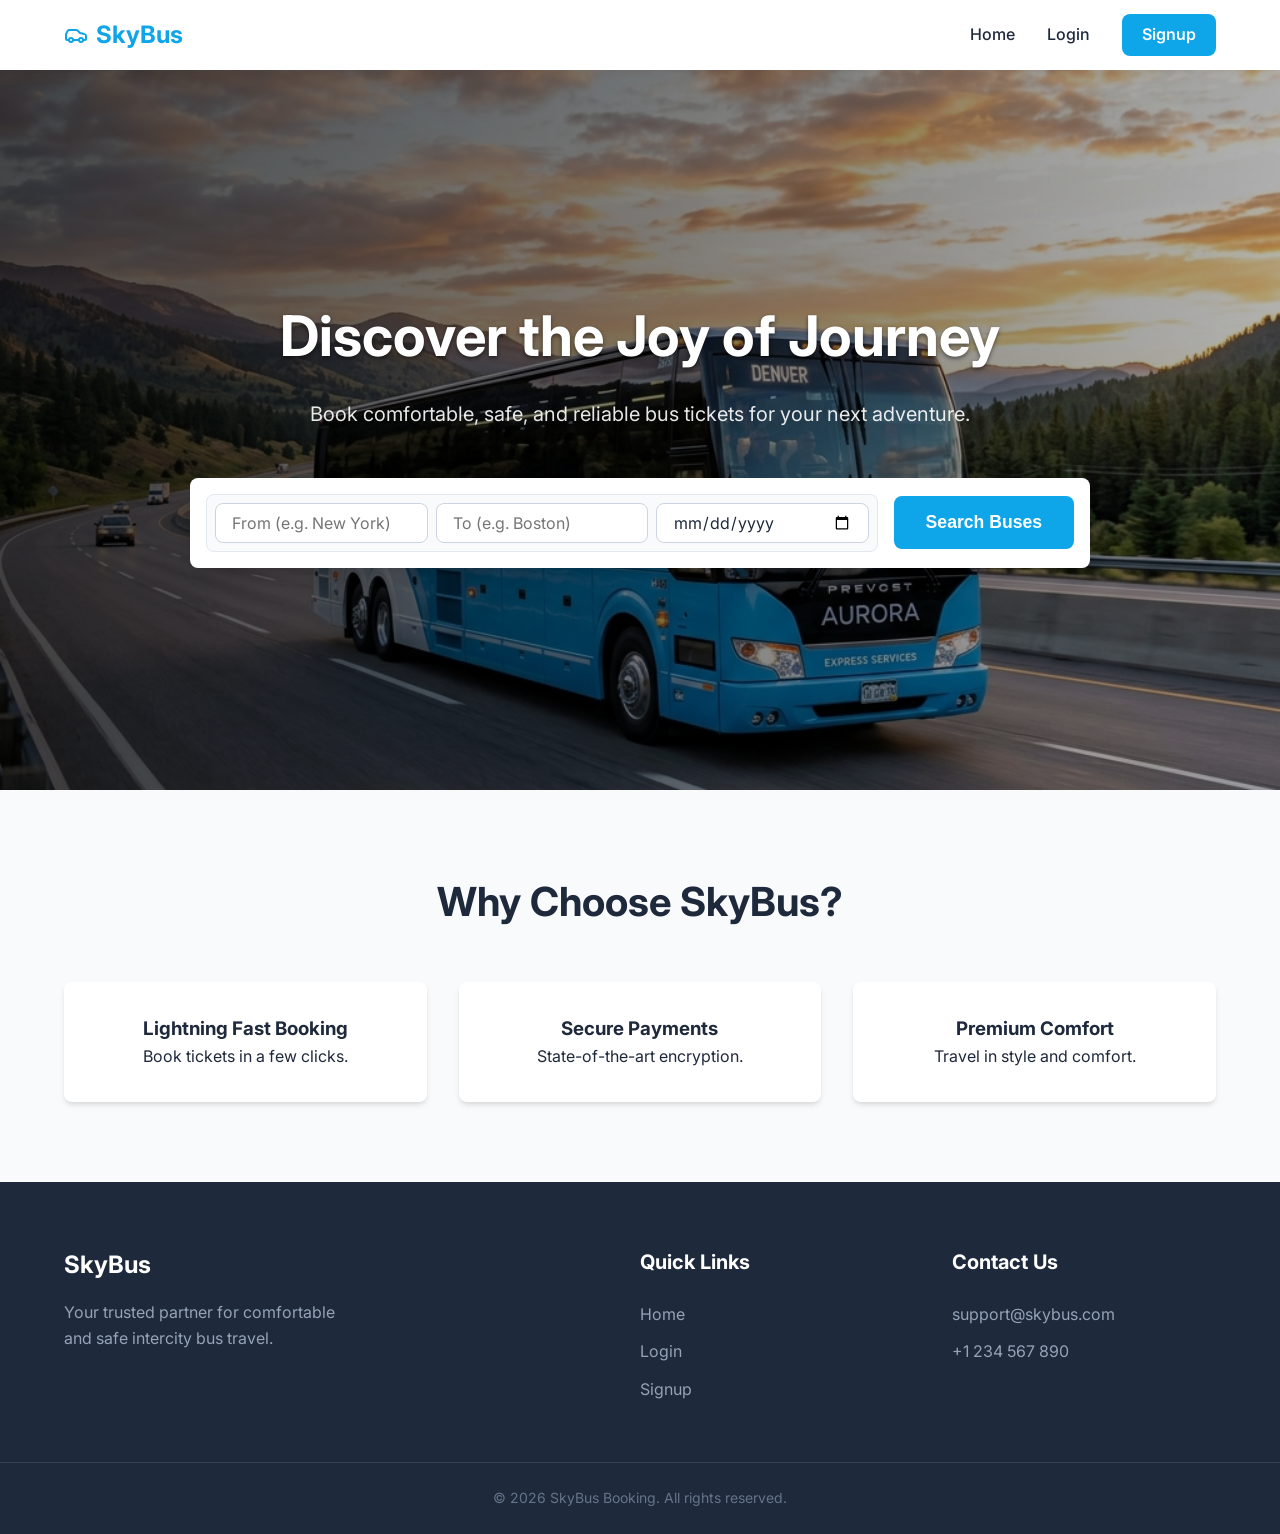
<file: project/index.html>
<!DOCTYPE html>
<html lang="en">
<head>
  <meta charset="UTF-8">
  <meta name="viewport" content="width=device-width, initial-scale=1.0">
  <title>SkyBus - Modern Intercity Travel</title>
  <link href="https://fonts.googleapis.com/css2?family=Inter:wght@400;500;600;700&display=swap" rel="stylesheet">
  <style>
    /* =========================================
       GLOBAL STYLES
       ========================================= */
    :root {
      --primary-color: #0ea5e9;
      --primary-hover: #0284c7;
      --secondary-color: #f0f9ff;
      --text-dark: #1e293b;
      --text-light: #64748b;
      --bg-white: #ffffff;
      --bg-light: #f8fafc;
      --border-radius: 8px;
      --box-shadow: 0 4px 6px -1px rgba(0, 0, 0, 0.1), 0 2px 4px -1px rgba(0, 0, 0, 0.06);
      --box-shadow-hover: 0 10px 15px -3px rgba(0, 0, 0, 0.1), 0 4px 6px -2px rgba(0, 0, 0, 0.05);
      --transition: all 0.3s ease;
    }

    * { margin: 0; padding: 0; box-sizing: border-box; }
    body { font-family: 'Inter', sans-serif; color: var(--text-dark); background-color: var(--bg-light); line-height: 1.6; overflow-x: hidden; }
    a { text-decoration: none; color: var(--primary-color); transition: var(--transition); cursor: pointer; }
    a:hover { color: var(--primary-hover); }
    ul { list-style: none; }

    .btn { display: inline-block; padding: 0.75rem 1.5rem; border-radius: var(--border-radius); font-weight: 600; cursor: pointer; border: none; transition: var(--transition); text-align: center; }
    .btn-primary { background-color: var(--primary-color); color: var(--bg-white); }
    .btn-primary:hover { background-color: var(--primary-hover); color: var(--bg-white); box-shadow: var(--box-shadow); transform: translateY(-2px); }
    .btn-outline { background-color: transparent; color: var(--primary-color); border: 2px solid var(--primary-color); }
    .btn-outline:hover { background-color: var(--primary-color); color: var(--bg-white); }

    .form-group { margin-bottom: 1.5rem; }
    .form-group label { display: block; margin-bottom: 0.5rem; font-weight: 500; color: var(--text-dark); }
    .form-control { width: 100%; padding: 0.75rem 1rem; border: 1px solid #cbd5e1; border-radius: var(--border-radius); font-family: inherit; font-size: 1rem; transition: var(--transition); }
    .form-control:focus { outline: none; border-color: var(--primary-color); box-shadow: 0 0 0 3px rgba(14, 165, 233, 0.2); }

    .container { width: 100%; max-width: 1200px; margin: 0 auto; padding: 0 1.5rem; }
    .text-center { text-align: center; }
    .mt-2 { margin-top: 0.5rem; }
    .mt-3 { margin-top: 1rem; }

    /* Single Page App functionality */
    .page { display: none; min-height: 100vh; flex-direction: column; }
    .page.active { display: flex; animation: fadeIn 0.3s ease-in-out; }
    @keyframes fadeIn { from { opacity: 0; } to { opacity: 1; } }

    /* =========================================
       HEADER & FOOTER (Shared)
       ========================================= */
    .main-header { background-color: var(--bg-white); box-shadow: 0 2px 10px rgba(0, 0, 0, 0.05); position: sticky; top: 0; z-index: 1000; }
    .header-container { display: flex; justify-content: space-between; align-items: center; height: 70px; }
    .logo { display: flex; align-items: center; gap: 0.5rem; font-size: 1.5rem; font-weight: 700; color: var(--primary-color); }
    .logo-icon { color: var(--primary-color); }
    .nav-links { display: flex; align-items: center; gap: 2rem; }
    .nav-links a:not(.btn) { font-weight: 500; color: var(--text-dark); }
    .nav-links a:not(.btn):hover { color: var(--primary-color); }
    .nav-btn { padding: 0.5rem 1.25rem; }

    .main-footer { background-color: #1e293b; color: #f8fafc; padding-top: 4rem; margin-top: auto; }
    .footer-container { display: grid; grid-template-columns: 2fr 1fr 1fr; gap: 3rem; margin-bottom: 3rem; }
    .footer-logo { color: var(--bg-white); margin-bottom: 1rem; }
    .footer-desc { color: #94a3b8; max-width: 300px; }
    .footer-heading { font-size: 1.25rem; margin-bottom: 1.5rem; color: var(--bg-white); }
    .footer-links li, .footer-contact li { margin-bottom: 0.75rem; }
    .footer-links a, .footer-contact li { color: #94a3b8; display: flex; align-items: center; gap: 0.5rem; }
    .footer-links a:hover { color: var(--primary-color); padding-left: 5px; }
    .social-icons { display: flex; gap: 1rem; margin-top: 1.5rem; }
    .social-icon { display: flex; align-items: center; justify-content: center; width: 36px; height: 36px; background-color: #334155; border-radius: 50%; color: var(--bg-white); }
    .social-icon:hover { background-color: var(--primary-color); }
    .footer-bottom { text-align: center; padding: 1.5rem 0; border-top: 1px solid #334155; color: #64748b; font-size: 0.875rem; }

    /* =========================================
       HOME PAGE
       ========================================= */
    .hero { position: relative; height: 80vh; min-height: 600px; background-image: url('images/bus_background.png'); background-size: cover; background-position: center; display: flex; align-items: center; justify-content: center; }
    .hero-overlay { position: absolute; top: 0; left: 0; right: 0; bottom: 0; background: linear-gradient(to right, rgba(0, 0, 0, 0.7), rgba(0, 0, 0, 0.3)); }
    .hero-content { position: relative; z-index: 10; text-align: center; color: var(--bg-white); padding: 0 1.5rem; }
    .hero-title { font-size: 3.5rem; font-weight: 700; margin-bottom: 1rem; text-shadow: 0 2px 4px rgba(0,0,0,0.5); }
    .hero-subtitle { font-size: 1.25rem; margin-bottom: 3rem; opacity: 0.9; }
    .search-box { background-color: var(--bg-white); padding: 1rem; border-radius: var(--border-radius); box-shadow: var(--box-shadow-hover); max-width: 900px; margin: 0 auto; }
    .search-form { display: flex; gap: 1rem; align-items: center; }
    .search-inputs { display: flex; flex: 1; gap: 0.5rem; background-color: var(--bg-light); border-radius: var(--border-radius); padding: 0.5rem; border: 1px solid #e2e8f0; }
    .input-group { display: flex; align-items: center; flex: 1; background-color: var(--bg-white); border-radius: var(--border-radius); padding: 0.5rem 1rem; border: 1px solid #cbd5e1; }
    .input-icon { color: var(--text-light); margin-right: 0.5rem; }
    .search-input { border: none; width: 100%; font-size: 1rem; color: var(--text-dark); font-family: inherit; outline: none; }
    .swap-icon { display: flex; align-items: center; justify-content: center; color: var(--primary-color); padding: 0 0.5rem; cursor: pointer; }
    .search-btn { padding: 1rem 2rem; font-size: 1.1rem; height: 100%; white-space: nowrap; }
    .features { padding: 5rem 1.5rem; flex: 1; }
    .section-title { font-size: 2.5rem; margin-bottom: 3rem; color: var(--text-dark); }
    .features-grid { display: grid; grid-template-columns: repeat(auto-fit, minmax(250px, 1fr)); gap: 2rem; }
    .feature-card { background-color: var(--bg-white); padding: 2rem; border-radius: var(--border-radius); box-shadow: var(--box-shadow); text-align: center; transition: var(--transition); }
    .feature-card:hover { transform: translateY(-5px); box-shadow: var(--box-shadow-hover); }
    .feature-icon-wrapper { width: 64px; height: 64px; background-color: var(--secondary-color); color: var(--primary-color); border-radius: 50%; display: flex; align-items: center; justify-content: center; margin: 0 auto 1.5rem auto; }

    /* =========================================
       AUTH PAGES (Login & Signup)
       ========================================= */
    .auth-body { flex: 1; display: flex; align-items: center; justify-content: center; padding: 3rem 1.5rem; position: relative; background-image: url('images/bus_background.png'); background-size: cover; background-position: center; }
    .auth-body::before { content: ''; position: absolute; top: 0; left: 0; right: 0; bottom: 0; background: rgba(248, 250, 252, 0.85); z-index: 0; }
    .auth-container { width: 100%; max-width: 450px; position: relative; z-index: 10; }
    .auth-card { background-color: var(--bg-white); border-radius: 12px; box-shadow: 0 20px 25px -5px rgba(0, 0, 0, 0.1); padding: 2.5rem; }
    .auth-header { text-align: center; margin-bottom: 2rem; }
    .auth-header h2 { font-size: 1.8rem; color: var(--text-dark); margin-bottom: 0.5rem; }
    .auth-actions { display: flex; justify-content: flex-end; margin-bottom: 1.5rem; }
    .forgot-link { font-size: 0.875rem; color: var(--text-light); font-weight: 500; }
    .auth-btn { width: 100%; padding: 0.875rem; font-size: 1rem; }
    .auth-footer { margin-top: 2rem; text-align: center; font-size: 0.95rem; color: var(--text-light); }
    .reset-section { margin-top: 2rem; }
    .divider { border: 0; height: 1px; background-color: #e2e8f0; margin-bottom: 1.5rem; }

    /* =========================================
       DASHBOARD PAGE
       ========================================= */
    #page-dashboard { height: 100vh; overflow: hidden; background-image: url('images/bus_background.png'); background-size: cover; background-position: center; position: relative; }
    #page-dashboard::before { content: ''; position: absolute; top: 0; left: 0; right: 0; bottom: 0; background: rgba(15, 23, 42, 0.85); z-index: 0; }
    .dashboard-header { position: relative; z-index: 10; background-color: rgba(30, 41, 59, 0.7); backdrop-filter: blur(10px); border-bottom: 1px solid rgba(255, 255, 255, 0.1); height: 70px; }
    .user-actions { display: flex; align-items: center; gap: 1.5rem; }
    .user-greeting { color: var(--bg-white); font-weight: 500; }
    .logout-btn { color: var(--bg-white); border-color: rgba(255, 255, 255, 0.5); padding: 0.4rem 1rem; }
    .dashboard-main { position: relative; z-index: 10; flex: 1; display: flex; flex-direction: column; padding: 1.5rem; gap: 1.5rem; height: calc(100vh - 70px); overflow: hidden; }
    .dashboard-search { background-color: rgba(255, 255, 255, 0.1); backdrop-filter: blur(10px); padding: 1rem; border-radius: var(--border-radius); border: 1px solid rgba(255, 255, 255, 0.2); flex-shrink: 0; }
    .dashboard-search .search-inputs { display: flex; flex: 1; gap: 0.5rem; background-color: var(--bg-white); border-radius: var(--border-radius); padding: 0.5rem; }
    .dashboard-search .input-group { flex: 1; background-color: transparent; border: none; padding: 0; }
    .dashboard-search .search-input { background-color: transparent; padding: 0.5rem; color: var(--text-dark); }
    .bus-listings { flex: 1; display: flex; flex-direction: column; background-color: var(--bg-light); border-radius: 12px; overflow: hidden; box-shadow: 0 25px 50px -12px rgba(0, 0, 0, 0.25); }
    .listings-header { padding: 1rem 1.5rem; background-color: var(--bg-white); border-bottom: 1px solid #e2e8f0; flex-shrink: 0; }
    .bus-cards-container { padding: 1.5rem; display: flex; flex-direction: column; gap: 1rem; flex: 1; overflow-y: auto; }
    .bus-card { display: flex; align-items: center; justify-content: space-between; background-color: var(--bg-white); padding: 1.25rem 1.5rem; border-radius: var(--border-radius); box-shadow: var(--box-shadow); border: 1px solid #f1f5f9; transition: transform 0.2s ease; flex-wrap: wrap; }
    .bus-info { flex: 1; min-width: 200px; }
    .bus-timing { display: flex; align-items: center; flex: 2; justify-content: center; gap: 1.5rem; min-width: 300px; margin: 1rem 0; }
    .time-block { display: flex; flex-direction: column; text-align: center; }
    .time { font-weight: 700; font-size: 1.1rem; }
    .location, .duration { font-size: 0.85rem; color: var(--text-light); }
    .duration-block { display: flex; flex-direction: column; align-items: center; flex: 1; max-width: 150px; }
    .line { width: 100%; height: 2px; background-color: #cbd5e1; position: relative; margin-top: 5px; }
    .bus-booking { flex: 1; display: flex; flex-direction: column; align-items: flex-end; gap: 0.5rem; min-width: 150px; }
    .price { font-size: 1.5rem; font-weight: 700; color: var(--primary-color); }
    
    @media (max-width: 768px) {
      .search-form { flex-direction: column; }
      .search-inputs { flex-direction: column; width: 100%; }
      .dashboard-search .search-inputs { flex-direction: column; }
      .bus-card { flex-direction: column; align-items: stretch; }
      .bus-booking { align-items: stretch; flex-direction: row; justify-content: space-between; margin-top: 1rem; }
    }
  </style>
</head>
<body>

  <!-- =========================================
       SHARED COMPONENTS TEMPLATES
       ========================================= -->
  <template id="tpl-header">
    <header class="main-header">
      <div class="container header-container">
        <a onclick="navigateTo('home')" class="logo">
          <svg xmlns="http://www.w3.org/2000/svg" width="24" height="24" viewBox="0 0 24 24" fill="none" stroke="currentColor" stroke-width="2" stroke-linecap="round" stroke-linejoin="round" class="logo-icon"><path d="M19 17h2c.6 0 1-.4 1-1v-3c0-.9-.7-1.7-1.5-1.9C18.7 10.6 16 10 16 10s-1.3-1.4-2.2-2.3c-.5-.4-1.1-.7-1.8-.7H5c-.6 0-1.1.4-1.4.9l-1.4 2.9A3.7 3.7 0 0 0 2 12v4c0 .6.4 1 1 1h2"/><circle cx="7" cy="17" r="2"/><path d="M9 17h6"/><circle cx="17" cy="17" r="2"/></svg>
          <span>SkyBus</span>
        </a>
        <nav class="main-nav">
          <ul class="nav-links">
            <li><a onclick="navigateTo('home')">Home</a></li>
            <li><a onclick="navigateTo('login')">Login</a></li>
            <li><a onclick="navigateTo('signup')" class="btn btn-primary nav-btn">Signup</a></li>
          </ul>
        </nav>
      </div>
    </header>
  </template>

  <template id="tpl-footer">
    <footer class="main-footer">
      <div class="container footer-container">
        <div class="footer-col">
          <div class="logo footer-logo">
            <span>SkyBus</span>
          </div>
          <p class="footer-desc">Your trusted partner for comfortable and safe intercity bus travel.</p>
        </div>
        <div class="footer-col">
          <h4 class="footer-heading">Quick Links</h4>
          <ul class="footer-links">
            <li><a onclick="navigateTo('home')">Home</a></li>
            <li><a onclick="navigateTo('login')">Login</a></li>
            <li><a onclick="navigateTo('signup')">Signup</a></li>
          </ul>
        </div>
        <div class="footer-col">
          <h4 class="footer-heading">Contact Us</h4>
          <ul class="footer-contact">
            <li>support@skybus.com</li>
            <li>+1 234 567 890</li>
          </ul>
        </div>
      </div>
      <div class="footer-bottom"><p>&copy; 2026 SkyBus Booking. All rights reserved.</p></div>
    </footer>
  </template>


  <!-- =========================================
       PAGE: HOME
       ========================================= -->
  <div id="page-home" class="page active">
    <div id="home-header"></div>
    <section class="hero">
      <div class="hero-overlay"></div>
      <div class="container hero-content">
        <h1 class="hero-title">Discover the Joy of Journey</h1>
        <p class="hero-subtitle">Book comfortable, safe, and reliable bus tickets for your next adventure.</p>
        <div class="search-box">
          <form id="homeSearchForm" class="search-form">
            <div class="search-inputs">
              <div class="input-group">
                <input type="text" id="homeFrom" class="search-input" placeholder="From (e.g. New York)">
              </div>
              <div class="input-group">
                <input type="text" id="homeTo" class="search-input" placeholder="To (e.g. Boston)">
              </div>
              <div class="input-group">
                <input type="date" id="homeDate" class="search-input">
              </div>
            </div>
            <button type="button" onclick="searchBuses()" class="btn btn-primary search-btn">Search Buses</button>
          </form>
        </div>
      </div>
    </section>
    <section class="features container">
      <h2 class="text-center section-title">Why Choose SkyBus?</h2>
      <div class="features-grid">
        <div class="feature-card"><h3>Lightning Fast Booking</h3><p>Book tickets in a few clicks.</p></div>
        <div class="feature-card"><h3>Secure Payments</h3><p>State-of-the-art encryption.</p></div>
        <div class="feature-card"><h3>Premium Comfort</h3><p>Travel in style and comfort.</p></div>
      </div>
    </section>
    <div id="home-footer"></div>
  </div>


  <!-- =========================================
       PAGE: LOGIN
       ========================================= -->
  <div id="page-login" class="page">
    <div id="login-header"></div>
    <div class="auth-body">
      <div class="auth-container">
        <div class="auth-card">
          <div class="auth-header">
            <h2>Welcome Back</h2>
            <p>Login to manage your bookings</p>
          </div>
          <form id="loginForm" onsubmit="handleLogin(event)">
            <div class="form-group">
              <label>Email Address</label>
              <input type="email" id="loginEmail" class="form-control" placeholder="Enter your email">
            </div>
            <div class="form-group">
              <label>Password</label>
              <input type="password" id="loginPass" class="form-control" placeholder="Enter your password">
            </div>
            <div class="auth-actions">
              <a onclick="toggleReset()" class="forgot-link">Forgot Password?</a>
            </div>
            <button type="submit" class="btn btn-primary auth-btn">Login</button>
          </form>

          <div id="resetSection" class="reset-section" style="display: none;">
            <hr class="divider">
            <h4>Reset Password</h4>
            <div class="form-group mt-2">
              <input type="email" id="resetEmail" class="form-control" placeholder="Your email">
            </div>
            <button type="button" onclick="handleReset()" class="btn btn-outline auth-btn mt-2">Send Reset Link</button>
          </div>

          <div class="auth-footer">
            <p>Don't have an account? <a onclick="navigateTo('signup')">Signup</a></p>
          </div>
        </div>
      </div>
    </div>
    <div id="login-footer"></div>
  </div>


  <!-- =========================================
       PAGE: SIGNUP
       ========================================= -->
  <div id="page-signup" class="page">
    <div id="signup-header"></div>
    <div class="auth-body">
      <div class="auth-container">
        <div class="auth-card">
          <div class="auth-header">
            <h2>Create an Account</h2>
            <p>Join SkyBus today</p>
          </div>
          <form id="signupForm" onsubmit="handleSignup(event)">
            <div class="form-group">
              <label>Full Name</label>
              <input type="text" id="signName" class="form-control" placeholder="Enter full name">
            </div>
            <div class="form-group">
              <label>Email</label>
              <input type="email" id="signEmail" class="form-control" placeholder="Enter email">
            </div>
            <div class="form-group">
              <label>Password</label>
              <input type="password" id="signPass" class="form-control" placeholder="Create password">
            </div>
            <div class="form-group">
              <label>Confirm Password</label>
              <input type="password" id="signConfirm" class="form-control" placeholder="Confirm password">
            </div>
            <button type="submit" class="btn btn-primary auth-btn mt-3">Signup</button>
          </form>
          <div class="auth-footer">
            <p>Already have an account? <a onclick="navigateTo('login')">Login</a></p>
          </div>
        </div>
      </div>
    </div>
    <div id="signup-footer"></div>
  </div>


  <!-- =========================================
       PAGE: DASHBOARD
       ========================================= -->
  <div id="page-dashboard" class="page">
    <header class="dashboard-header">
      <div class="container header-container">
        <a onclick="navigateTo('home')" class="logo">
          <span style="color: white; font-weight:700; font-size:1.5rem">SkyBus</span>
        </a>
        <div class="user-actions">
          <span class="user-greeting">Hello, User</span>
          <a onclick="navigateTo('login')" class="btn btn-outline logout-btn">Logout</a>
        </div>
      </div>
    </header>

    <main class="dashboard-main container">
      <section class="dashboard-search">
        <div class="modify-search-form">
          <div class="search-inputs">
            <div class="input-group"><input type="text" class="search-input" value="New York" placeholder="From"></div>
            <div class="input-group"><input type="text" class="search-input" value="Boston" placeholder="To"></div>
            <div class="input-group"><input type="date" class="search-input" value="2026-05-01"></div>
          </div>
          <button class="btn btn-primary modify-btn">Modify Search</button>
        </div>
      </section>

      <section class="bus-listings">
        <div class="listings-header">
          <h3>Available Buses (3)</h3>
        </div>
        <div class="bus-cards-container">
          <div class="bus-card">
            <div class="bus-info"><h4>Sky Premium</h4><span class="bus-type">A/C Sleeper</span></div>
            <div class="bus-timing">
              <div class="time-block"><span class="time">08:00 AM</span><span class="location">New York</span></div>
              <div class="duration-block"><span class="duration">4h 30m</span><div class="line"></div></div>
              <div class="time-block"><span class="time">12:30 PM</span><span class="location">Boston</span></div>
            </div>
            <div class="bus-booking">
              <div class="price">$45.00</div>
              <button class="btn btn-primary" onclick="alert('Ticket Booked Successfully')">Book Now</button>
            </div>
          </div>
          
          <div class="bus-card">
            <div class="bus-info"><h4>CityLink Standard</h4><span class="bus-type">Non A/C Seater</span></div>
            <div class="bus-timing">
              <div class="time-block"><span class="time">10:15 AM</span><span class="location">New York</span></div>
              <div class="duration-block"><span class="duration">5h 00m</span><div class="line"></div></div>
              <div class="time-block"><span class="time">03:15 PM</span><span class="location">Boston</span></div>
            </div>
            <div class="bus-booking">
              <div class="price">$25.00</div>
              <button class="btn btn-primary" onclick="alert('Ticket Booked Successfully')">Book Now</button>
            </div>
          </div>

          <div class="bus-card">
            <div class="bus-info"><h4>Sky Luxury</h4><span class="bus-type">Volvo Multi-Axle A/C</span></div>
            <div class="bus-timing">
              <div class="time-block"><span class="time">02:30 PM</span><span class="location">New York</span></div>
              <div class="duration-block"><span class="duration">4h 15m</span><div class="line"></div></div>
              <div class="time-block"><span class="time">06:45 PM</span><span class="location">Boston</span></div>
            </div>
            <div class="bus-booking">
              <div class="price">$60.00</div>
              <button class="btn btn-primary" onclick="alert('Ticket Booked Successfully')">Book Now</button>
            </div>
          </div>
        </div>
      </section>
    </main>
  </div>


  <!-- =========================================
       JAVASCRIPT FOR LOGIC
       ========================================= -->
  <script>
    // Inject templates
    const headerHtml = document.getElementById('tpl-header').innerHTML;
    const footerHtml = document.getElementById('tpl-footer').innerHTML;

    document.getElementById('home-header').innerHTML = headerHtml;
    document.getElementById('home-footer').innerHTML = footerHtml;
    document.getElementById('login-header').innerHTML = headerHtml;
    document.getElementById('login-footer').innerHTML = footerHtml;
    document.getElementById('signup-header').innerHTML = headerHtml;
    document.getElementById('signup-footer').innerHTML = footerHtml;

    // Navigation logic
    function navigateTo(pageId) {
      document.querySelectorAll('.page').forEach(p => p.classList.remove('active'));
      document.getElementById('page-' + pageId).classList.add('active');
      window.scrollTo(0,0);
    }

    // Home Search logic
    function searchBuses() {
      const from = document.getElementById('homeFrom').value;
      const to = document.getElementById('homeTo').value;
      const date = document.getElementById('homeDate').value;
      if (!from || !to || !date) {
        alert('Please fill all search fields');
        return;
      }
      navigateTo('dashboard');
    }

    // Login logic
    function handleLogin(e) {
      e.preventDefault();
      const email = document.getElementById('loginEmail').value;
      const pass = document.getElementById('loginPass').value;
      if (!email || !pass) {
        alert('Please enter both email and password');
        return;
      }
      navigateTo('dashboard');
      document.getElementById('loginForm').reset();
    }

    function toggleReset() {
      const section = document.getElementById('resetSection');
      section.style.display = section.style.display === 'none' ? 'block' : 'none';
    }

    function handleReset() {
      const email = document.getElementById('resetEmail').value;
      if (!email) {
        alert('Please enter email to reset password');
        return;
      }
      alert('Reset link sent to your email');
      document.getElementById('resetSection').style.display = 'none';
      document.getElementById('resetEmail').value = '';
    }

    // Signup logic
    function handleSignup(e) {
      e.preventDefault();
      const name = document.getElementById('signName').value;
      const email = document.getElementById('signEmail').value;
      const pass = document.getElementById('signPass').value;
      const confirm = document.getElementById('signConfirm').value;
      
      if (!name || !email || !pass || !confirm) {
        alert('Please fill all fields');
        return;
      }
      if (pass !== confirm) {
        alert('Passwords do not match');
        return;
      }
      alert('Signup successful! Please login.');
      navigateTo('login');
      document.getElementById('signupForm').reset();
    }
  </script>
</body>
</html>
</file>
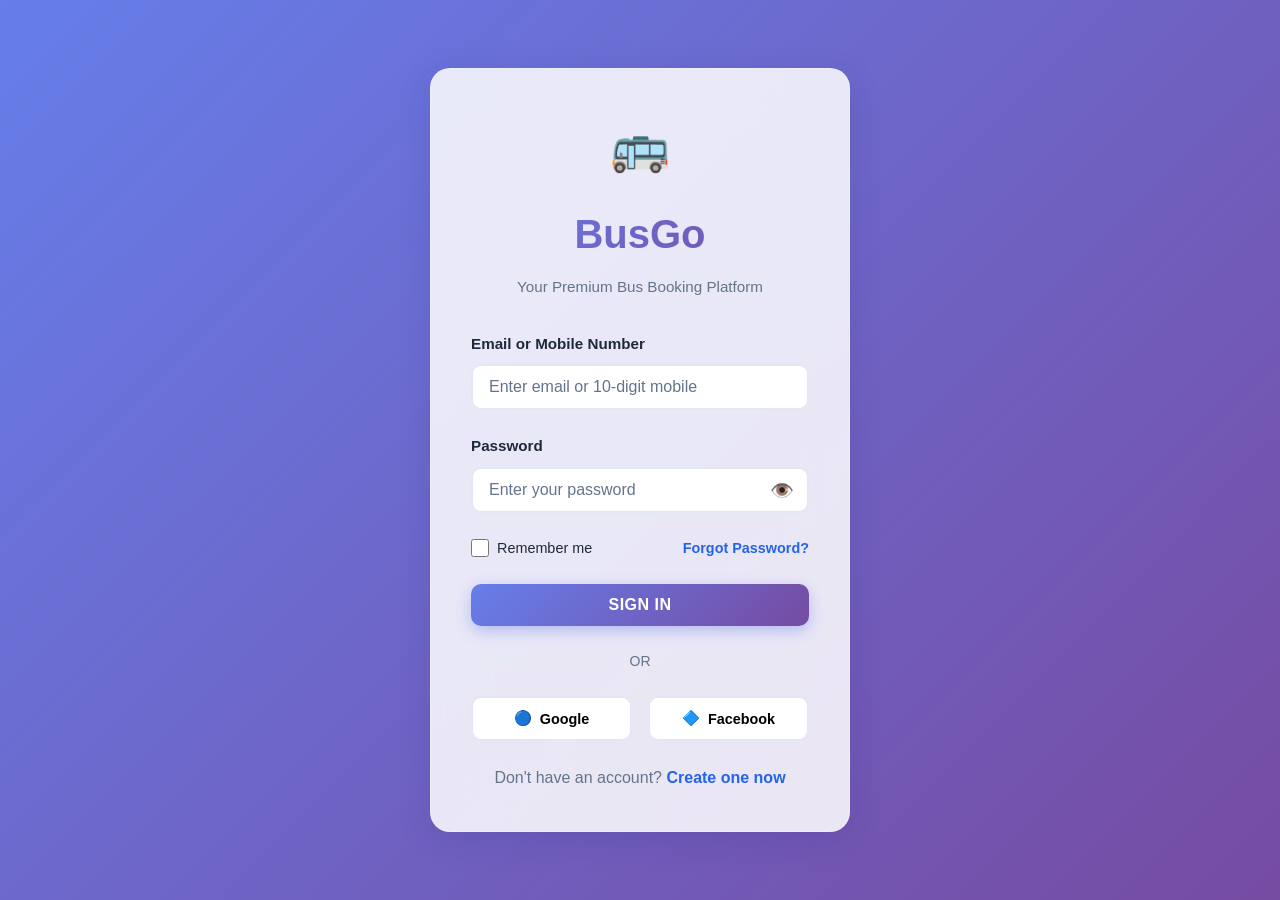
<file: client/booking.html>
<!DOCTYPE html>
<html lang="en">
<head>
  <meta charset="UTF-8">
  <meta name="viewport" content="width=device-width, initial-scale=1.0">
  <title>Bus Booking - BusGo</title>
  <link rel="stylesheet" href="styles/global.css">
  <link rel="stylesheet" href="styles/booking.css">
</head>
<body class="booking-body">
  <!-- Navbar -->
  <nav class="navbar">
    <div class="nav-container">
      <a href="booking.html" class="nav-brand">🚌 BusGo</a>
      <ul class="nav-links">
        <li><a href="#home">Home</a></li>
        <li><a href="#routes">Routes</a></li>
        <li><a href="#myTickets">My Tickets</a></li>
        <li><a href="#contact">Contact</a></li>
        <li class="nav-btn"><a href="login.html" class="btn btn-secondary btn-sm">Logout</a></li>
      </ul>
    </div>
  </nav>

  <!-- Search Section -->
  <div class="booking-header">
    <div class="search-container">
      <div class="search-card">
        <div class="search-title">Find & Book Your Bus</div>
        
        <form id="searchForm" onsubmit="handleSearch(event)">
          <div class="search-grid">
            <div class="search-field">
              <label class="search-label">From</label>
              <select id="fromCity" class="search-select" required>
                <option value="">Select Departure City</option>
              </select>
            </div>

            <div class="search-field">
              <label class="search-label">To</label>
              <select id="toCity" class="search-select" required>
                <option value="">Select Arrival City</option>
              </select>
            </div>

            <div class="search-field">
              <label class="search-label">Journey Date</label>
              <input type="date" id="journeyDate" class="search-input" required>
            </div>

            <div class="search-field">
              <label class="search-label">Passengers</label>
              <select id="passengerCount" class="search-select">
                <option value="1">1 Passenger</option>
                <option value="2">2 Passengers</option>
                <option value="3">3 Passengers</option>
                <option value="4">4 Passengers</option>
                <option value="5">5 Passengers</option>
                <option value="6">6 Passengers</option>
              </select>
            </div>
          </div>

          <div class="search-button-group">
            <button type="button" class="reset-btn" onclick="resetSearch()">Reset</button>
            <button type="submit" class="search-btn">Search Buses</button>
          </div>
        </form>
      </div>
    </div>
  </div>

  <!-- Results Section -->
  <div class="results-section">
    <div class="results-header">
      <span class="results-count" id="resultsCount"></span>
      <select class="sort-select" id="sortSelect" onchange="sortBuses()">
        <option value="default">Sort By</option>
        <option value="price-low">Price: Low to High</option>
        <option value="price-high">Price: High to Low</option>
        <option value="departure">Earliest Departure</option>
        <option value="duration">Shortest Duration</option>
      </select>
    </div>

    <div class="bus-grid" id="busResults"></div>
  </div>

  <!-- Seat Selection Modal -->
  <div id="seatModal" class="modal">
    <div class="modal-content" style="max-width: 600px;">
      <button class="close-modal" onclick="UI.closeModal('seatModal')">×</button>
      <h2 style="margin-bottom: 1rem;">Select Your Seats</h2>
      
      <div class="seat-modal-body">
        <div class="seat-layout">
          <div class="seat-info">
            <div class="seat-info-item">
              <div class="seat-sample available"></div>
              <span>Available</span>
            </div>
            <div class="seat-info-item">
              <div class="seat-sample selected"></div>
              <span>Selected</span>
            </div>
            <div class="seat-info-item">
              <div class="seat-sample occupied"></div>
              <span>Occupied</span>
            </div>
          </div>

          <div class="seats-grid" id="seatsGrid"></div>

          <div class="selected-seats">
            <div class="selected-seats-label">Selected Seats:</div>
            <div class="selected-seats-list" id="selectedSeatsList">None</div>
          </div>

          <div class="booking-summary">
            <div class="summary-item">
              <span>Bus Fare:</span>
              <span id="farePerSeat">₹0</span>
            </div>
            <div class="summary-item">
              <span>Number of Seats:</span>
              <span id="seatCount">0</span>
            </div>
            <div class="summary-item total">
              <span>Total Fare:</span>
              <span id="totalFare">₹0</span>
            </div>
          </div>
        </div>

        <div style="display: flex; gap: 1rem;">
          <button type="button" class="btn btn-secondary" style="flex: 1;" onclick="UI.closeModal('seatModal')">Cancel</button>
          <button type="button" class="btn btn-primary" style="flex: 1;" onclick="proceedToPassengerForm()">Continue</button>
        </div>
      </div>
    </div>
  </div>

  <!-- Booking Form Modal -->
  <div id="bookingFormModal" class="modal">
    <div class="modal-content" style="max-width: 700px;">
      <button class="close-modal" onclick="UI.closeModal('bookingFormModal')">×</button>
      <h2 style="margin-bottom: 1.5rem;">Complete Your Booking</h2>
      
      <div class="seat-modal-body">
        <!-- Passenger Details Section -->
        <div class="form-section">
          <div class="form-section-title">Passenger Details</div>
          <form id="passengerForm">
            <div id="passengerFormContainer"></div>
          </form>
        </div>

        <!-- Contact Details -->
        <div class="form-section">
          <div class="form-section-title">Contact Information</div>
          <div class="passenger-form-grid">
            <div class="passenger-form-item">
              <label class="passenger-label">Email</label>
              <input type="email" id="contactEmail" class="passenger-input" placeholder="your@email.com" required>
            </div>
            <div class="passenger-form-item">
              <label class="passenger-label">Phone</label>
              <input type="tel" id="contactPhone" class="passenger-input" placeholder="10-digit mobile" required>
            </div>
          </div>
        </div>

        <!-- Payment Section -->
        <div class="form-section">
          <div class="form-section-title">Payment Method</div>
          <div class="payment-methods" id="paymentMethods">
            <div class="payment-option" onclick="selectPaymentMethod('upi')">
              <div class="payment-icon">📱</div>
              <div class="payment-label">UPI</div>
            </div>
            <div class="payment-option" onclick="selectPaymentMethod('card')">
              <div class="payment-icon">💳</div>
              <div class="payment-label">Card</div>
            </div>
            <div class="payment-option" onclick="selectPaymentMethod('netbanking')">
              <div class="payment-icon">🏦</div>
              <div class="payment-label">Net Banking</div>
            </div>
          </div>

          <div class="booking-summary" style="margin-top: 1.5rem;">
            <div class="summary-item">
              <span>Base Fare:</span>
              <span id="formBaseFare">₹0</span>
            </div>
            <div class="summary-item">
              <span>Taxes & Fees:</span>
              <span id="formTaxes">₹0</span>
            </div>
            <div class="summary-item total">
              <span>Grand Total:</span>
              <span id="formGrandTotal">₹0</span>
            </div>
          </div>
        </div>

        <div style="display: flex; gap: 1rem; margin-top: 1.5rem;">
          <button type="button" class="btn btn-secondary btn-block" onclick="UI.closeModal('bookingFormModal')">Back</button>
          <button type="button" class="pay-btn btn-block" id="payBtn" onclick="processPayment()">Pay Now</button>
        </div>
      </div>
    </div>
  </div>

  <!-- Success/Ticket Modal -->
  <div id="ticketModal" class="modal">
    <div class="modal-content" style="max-width: 600px;">
      <div class="ticket-display" id="ticketDisplay"></div>
      <button type="button" class="btn btn-primary btn-block" style="margin-top: 1.5rem;" onclick="downloadTicket()">Download Ticket</button>
      <button type="button" class="btn btn-secondary btn-block" style="margin-top: 0.5rem;" onclick="backToSearch()">Back to Search</button>
    </div>
  </div>

  <!-- Alert Container -->
  <div id="alertContainer"></div>

  <script src="scripts/utilities.js"></script>
  <script>
    let currentBus = null;
    let selectedSeats = [];
    let currentBooking = {};

    // Initialize
    window.addEventListener('DOMContentLoaded', () => {
      const userEmail = Storage.get('userEmail');
      if (!userEmail) {
        window.location.href = 'login.html';
        return;
      }

      populateCities();
      setMinDate();
      showInitialMessage();
    });

    // Populate Cities Dropdown
    function populateCities() {
      const fromSelect = document.getElementById('fromCity');
      const toSelect = document.getElementById('toCity');

      FakeData.cities.forEach(city => {
        const option1 = document.createElement('option');
        option1.value = city;
        option1.textContent = city;
        fromSelect.appendChild(option1);

        const option2 = document.createElement('option');
        option2.value = city;
        option2.textContent = city;
        toSelect.appendChild(option2);
      });

      fromSelect.value = FakeData.cities[0];
      toSelect.value = FakeData.cities[1];
    }

    // Set Min Date to Today
    function setMinDate() {
      const today = new Date();
      const dateString = today.toISOString().split('T')[0];
      document.getElementById('journeyDate').min = dateString;
      document.getElementById('journeyDate').value = dateString;
    }

    // Show Initial Message
    function showInitialMessage() {
      const resultsDiv = document.getElementById('busResults');
      resultsDiv.innerHTML = `
        <div class="no-results">
          <div class="no-results-icon">🔍</div>
          <h3>Search for buses to get started</h3>
          <p>Select your departure and arrival cities, then click "Search Buses"</p>
        </div>
      `;
      document.getElementById('resultsCount').textContent = '';
    }

    // Handle Search
    function handleSearch(e) {
      e.preventDefault();

      const from = document.getElementById('fromCity').value;
      const to = document.getElementById('toCity').value;
      const date = document.getElementById('journeyDate').value;

      if (from === to) {
        UI.showAlert('Departure and arrival cities cannot be the same', 'error');
        return;
      }

      currentBooking.from = from;
      currentBooking.to = to;
      currentBooking.date = date;
      currentBooking.passengers = parseInt(document.getElementById('passengerCount').value);

      displayBuses();
    }

    // Display Buses
    function displayBuses() {
      const resultsDiv = document.getElementById('busResults');
      const buses = FakeData.buses;

      if (buses.length === 0) {
        resultsDiv.innerHTML = `
          <div class="no-results">
            <div class="no-results-icon">😢</div>
            <h3>No buses available</h3>
            <p>Try searching with different criteria</p>
          </div>
        `;
        document.getElementById('resultsCount').textContent = '';
        return;
      }

      document.getElementById('resultsCount').textContent = `${buses.length} buses available`;

      resultsDiv.innerHTML = buses.map(bus => `
        <div class="bus-card">
          <div class="bus-logo">🚌</div>
          <div class="bus-details">
            <div class="bus-name">${bus.name}</div>
            <div class="bus-badges">
              <span class="badge badge-${bus.type === 'AC' ? 'ac' : 'non-ac'}">
                ${bus.type}
              </span>
              <span class="badge" style="background: #fce7f3; color: #be185d;">
                ⭐ ${bus.rating}
              </span>
            </div>
            <div class="bus-timing">
              <div class="timing-item">
                <div class="time">${bus.departure}</div>
                <div class="time-label">Departure</div>
              </div>
              <div style="text-align: center; flex: 1;">
                <div class="duration">${Format.calculateDuration(bus.departure, bus.arrival)}</div>
              </div>
              <div class="timing-item">
                <div class="time">${bus.arrival}</div>
                <div class="time-label">Arrival</div>
              </div>
            </div>
            <div class="bus-info">
              <div class="info-item">📍 ${currentBooking.from} → ${currentBooking.to}</div>
              <div class="info-item">📅 ${Format.formatDate(currentBooking.date)}</div>
            </div>
            <div class="seats-price">
              <div class="seats-available">
                ✓ ${bus.seats} Seats Available
              </div>
              <div class="price-section">
                <div class="price">${Format.formatCurrency(bus.price)}</div>
                <div class="price-label">per seat</div>
              </div>
              <button type="button" class="book-btn" onclick="selectBus(${bus.id})">
                Book Now
              </button>
            </div>
          </div>
        </div>
      `).join('');
    }

    // Select Bus
    function selectBus(busId) {
      currentBus = FakeData.buses.find(b => b.id === busId);
      currentBooking.busId = busId;
      currentBooking.busName = currentBus.name;
      currentBooking.price = currentBus.price;

      selectedSeats = [];
      displaySeats();
      UI.showModal('seatModal');
    }

    // Display Seats
    function displaySeats() {
      const seatsGrid = document.getElementById('seatsGrid');
      const occupiedSeats = [5, 12, 18, 25, 31]; // Simulated occupied seats

      let seatsHTML = '';
      for (let i = 1; i <= currentBus.seats; i++) {
        const isOccupied = occupiedSeats.includes(i);
        const isSelected = selectedSeats.includes(i);

        seatsHTML += `
          <div 
            class="seat ${isSelected ? 'selected' : ''} ${isOccupied ? 'occupied' : ''}"
            onclick="${isOccupied ? '' : `toggleSeat(${i})`}"
          >
            ${i}
          </div>
        `;
      }

      seatsGrid.innerHTML = seatsHTML;
      updateSeatSummary();

      document.getElementById('farePerSeat').textContent = Format.formatCurrency(currentBus.price);
    }

    // Toggle Seat
    function toggleSeat(seatNumber) {
      if (selectedSeats.includes(seatNumber)) {
        selectedSeats = selectedSeats.filter(s => s !== seatNumber);
      } else {
        if (selectedSeats.length < currentBooking.passengers) {
          selectedSeats.push(seatNumber);
        } else {
          UI.showAlert(`You can only select ${currentBooking.passengers} seat(s)`, 'warning');
          return;
        }
      }

      displaySeats();
    }

    // Update Seat Summary
    function updateSeatSummary() {
      const selectedList = selectedSeats.sort((a, b) => a - b).join(', ');
      document.getElementById('selectedSeatsList').textContent = selectedList || 'None';
      document.getElementById('seatCount').textContent = selectedSeats.length;

      const total = selectedSeats.length * currentBus.price;
      document.getElementById('totalFare').textContent = Format.formatCurrency(total);
    }

    // Proceed to Passenger Form
    function proceedToPassengerForm() {
      if (selectedSeats.length === 0) {
        UI.showAlert('Please select at least one seat', 'warning');
        return;
      }

      if (selectedSeats.length < currentBooking.passengers) {
        UI.showAlert(
          `Please select ${currentBooking.passengers} seat(s). You have selected ${selectedSeats.length}.`,
          'warning'
        );
        return;
      }

      currentBooking.seats = selectedSeats;
      generatePassengerForm();
      UI.closeModal('seatModal');
      UI.showModal('bookingFormModal');
    }

    // Generate Passenger Form
    function generatePassengerForm() {
      const container = document.getElementById('passengerFormContainer');
      let formHTML = '';

      for (let i = 0; i < currentBooking.passengers; i++) {
        const seatNo = selectedSeats[i];
        formHTML += `
          <div style="margin-bottom: 1.5rem; padding-bottom: 1.5rem; border-bottom: 1px solid #e2e8f0;">
            <h4 style="color: #667eea; margin-bottom: 1rem;">Passenger ${i + 1} - Seat ${seatNo}</h4>
            <div class="passenger-form-grid">
              <div class="passenger-form-item">
                <label class="passenger-label">Name</label>
                <input type="text" class="passenger-input passenger-name" placeholder="Full name" required>
              </div>
              <div class="passenger-form-item">
                <label class="passenger-label">Age</label>
                <input type="number" class="passenger-input passenger-age" min="1" max="100" placeholder="Age" required>
              </div>
              <div class="passenger-form-item">
                <label class="passenger-label">Gender</label>
                <select class="passenger-select passenger-gender" required>
                  <option value="">Select Gender</option>
                  <option value="Male">Male</option>
                  <option value="Female">Female</option>
                  <option value="Other">Other</option>
                </select>
              </div>
            </div>
          </div>
        `;
      }

      container.innerHTML = formHTML;

      // Update payment summary
      const baseFare = selectedSeats.length * currentBus.price;
      const taxes = Math.round(baseFare * 0.1);
      const grandTotal = baseFare + taxes;

      document.getElementById('formBaseFare').textContent = Format.formatCurrency(baseFare);
      document.getElementById('formTaxes').textContent = Format.formatCurrency(taxes);
      document.getElementById('formGrandTotal').textContent = Format.formatCurrency(grandTotal);

      currentBooking.baseFare = baseFare;
      currentBooking.taxes = taxes;
      currentBooking.grandTotal = grandTotal;
    }

    // Select Payment Method
    function selectPaymentMethod(method) {
      document.querySelectorAll('.payment-option').forEach(option => {
        option.classList.remove('selected');
      });
      event.target.closest('.payment-option').classList.add('selected');
      currentBooking.paymentMethod = method;
    }

    // Process Payment
    function processPayment() {
      // Validate form
      const names = document.querySelectorAll('.passenger-name');
      const ages = document.querySelectorAll('.passenger-age');
      const genders = document.querySelectorAll('.passenger-gender');
      const email = document.getElementById('contactEmail').value;
      const phone = document.getElementById('contactPhone').value;

      let valid = true;
      names.forEach(name => {
        if (!name.value.trim()) {
          UI.showAlert('Please fill all passenger names', 'error');
          valid = false;
        }
      });

      ages.forEach(age => {
        if (!age.value) {
          UI.showAlert('Please fill all passenger ages', 'error');
          valid = false;
        }
      });

      genders.forEach(gender => {
        if (!gender.value) {
          UI.showAlert('Please select gender for all passengers', 'error');
          valid = false;
        }
      });

      if (!email || !Validation.isEmail(email)) {
        UI.showAlert('Please enter a valid email', 'error');
        valid = false;
      }

      if (!phone || !Validation.isMobile(phone)) {
        UI.showAlert('Please enter a valid 10-digit mobile number', 'error');
        valid = false;
      }

      if (!currentBooking.paymentMethod) {
        UI.showAlert('Please select a payment method', 'error');
        valid = false;
      }

      if (!valid) return;

      // Collect passenger data
      const passengers = [];
      names.forEach((name, index) => {
        passengers.push({
          name: name.value,
          age: ages[index].value,
          gender: genders[index].value,
          seat: selectedSeats[index]
        });
      });

      currentBooking.passengers = passengers;
      currentBooking.email = email;
      currentBooking.phone = phone;

      // Process payment
      UI.disableButton('payBtn');
      document.getElementById('payBtn').textContent = 'Processing...';

      setTimeout(() => {
        // Generate ticket
        generateTicket();
        UI.enableButton('payBtn');
        document.getElementById('payBtn').textContent = 'Pay Now';
      }, 2000);
    }

    // Generate Ticket
    function generateTicket() {
      const ticketId = FakeData.generateTicketId();
      
      // Save booking to localStorage
      const booking = {
        ...currentBooking,
        ticketId: ticketId,
        bookingDate: new Date().toISOString()
      };
      
      let bookings = Storage.get('bookings') || [];
      bookings.push(booking);
      Storage.set('bookings', bookings);

      // Display ticket
      const ticketDisplay = document.getElementById('ticketDisplay');
      ticketDisplay.innerHTML = `
        <div class="ticket-header">
          <div class="ticket-id">Ticket ID: ${ticketId}</div>
          <div class="ticket-status">✓ Booking Confirmed</div>
        </div>
        <div class="ticket-body">
          <div class="ticket-info">
            <div class="ticket-info-item">
              <div class="ticket-info-label">Bus Name</div>
              <div class="ticket-info-value">${currentBooking.busName}</div>
            </div>
            <div class="ticket-info-item">
              <div class="ticket-info-label">Journey Date</div>
              <div class="ticket-info-value">${Format.formatDate(currentBooking.date)}</div>
            </div>
            <div class="ticket-info-item">
              <div class="ticket-info-label">Route</div>
              <div class="ticket-info-value">${currentBooking.from} → ${currentBooking.to}</div>
            </div>
            <div class="ticket-info-item">
              <div class="ticket-info-label">Seats</div>
              <div class="ticket-info-value">${currentBooking.seats.join(', ')}</div>
            </div>
            <div class="ticket-info-item">
              <div class="ticket-info-label">Passengers</div>
              <div class="ticket-info-value">${currentBooking.passengers.length}</div>
            </div>
            <div class="ticket-info-item">
              <div class="ticket-info-label">Total Amount</div>
              <div class="ticket-info-value">${Format.formatCurrency(currentBooking.grandTotal)}</div>
            </div>
          </div>

          <div style="margin-top: 1.5rem; padding-top: 1.5rem; border-top: 2px dashed #e2e8f0;">
            <h4 style="margin-bottom: 1rem; color: #1e293b;">Passenger Details</h4>
            ${currentBooking.passengers.map(p => `
              <div style="margin-bottom: 0.75rem; font-size: 0.9rem; color: #64748b;">
                <strong>${p.name}</strong> (Age: ${p.age}, ${p.gender}) - Seat ${p.seat}
              </div>
            `).join('')}
          </div>

          <div style="margin-top: 1.5rem; padding: 1rem; background: #f0f4ff; border-radius: 8px; font-size: 0.9rem; color: #667eea;">
            ✓ A confirmation email has been sent to ${currentBooking.email}
          </div>
        </div>
      `;

      UI.closeModal('bookingFormModal');
      UI.showModal('ticketModal');
    }

    // Download Ticket
    function downloadTicket() {
      UI.showAlert('Ticket download simulation (Frontend only) - Ticket saved in localStorage', 'success');
    }

    // Back to Search
    function backToSearch() {
      UI.closeModal('ticketModal');
      currentBus = null;
      selectedSeats = [];
      showInitialMessage();
      window.scrollTo(0, 0);
    }

    // Reset Search
    function resetSearch() {
      document.getElementById('searchForm').reset();
      setMinDate();
      document.getElementById('fromCity').value = FakeData.cities[0];
      document.getElementById('toCity').value = FakeData.cities[1];
      document.getElementById('passengerCount').value = '1';
      showInitialMessage();
    }

    // Sort Buses
    function sortBuses() {
      const sortValue = document.getElementById('sortSelect').value;
      const buses = FakeData.buses;

      if (sortValue === 'default') {
        return;
      } else if (sortValue === 'price-low') {
        buses.sort((a, b) => a.price - b.price);
      } else if (sortValue === 'price-high') {
        buses.sort((a, b) => b.price - a.price);
      } else if (sortValue === 'departure') {
        buses.sort((a, b) => {
          const timeA = new Date(`2000-01-01 ${a.departure}`);
          const timeB = new Date(`2000-01-01 ${b.departure}`);
          return timeA - timeB;
        });
      } else if (sortValue === 'duration') {
        buses.sort((a, b) => {
          const durationA = new Date(`2000-01-01 ${a.arrival}`) - new Date(`2000-01-01 ${a.departure}`);
          const durationB = new Date(`2000-01-01 ${b.arrival}`) - new Date(`2000-01-01 ${b.departure}`);
          return durationA - durationB;
        });
      }

      displayBuses();
      document.getElementById('sortSelect').value = sortValue;
    }
  </script>
</body>
</html>
</file>
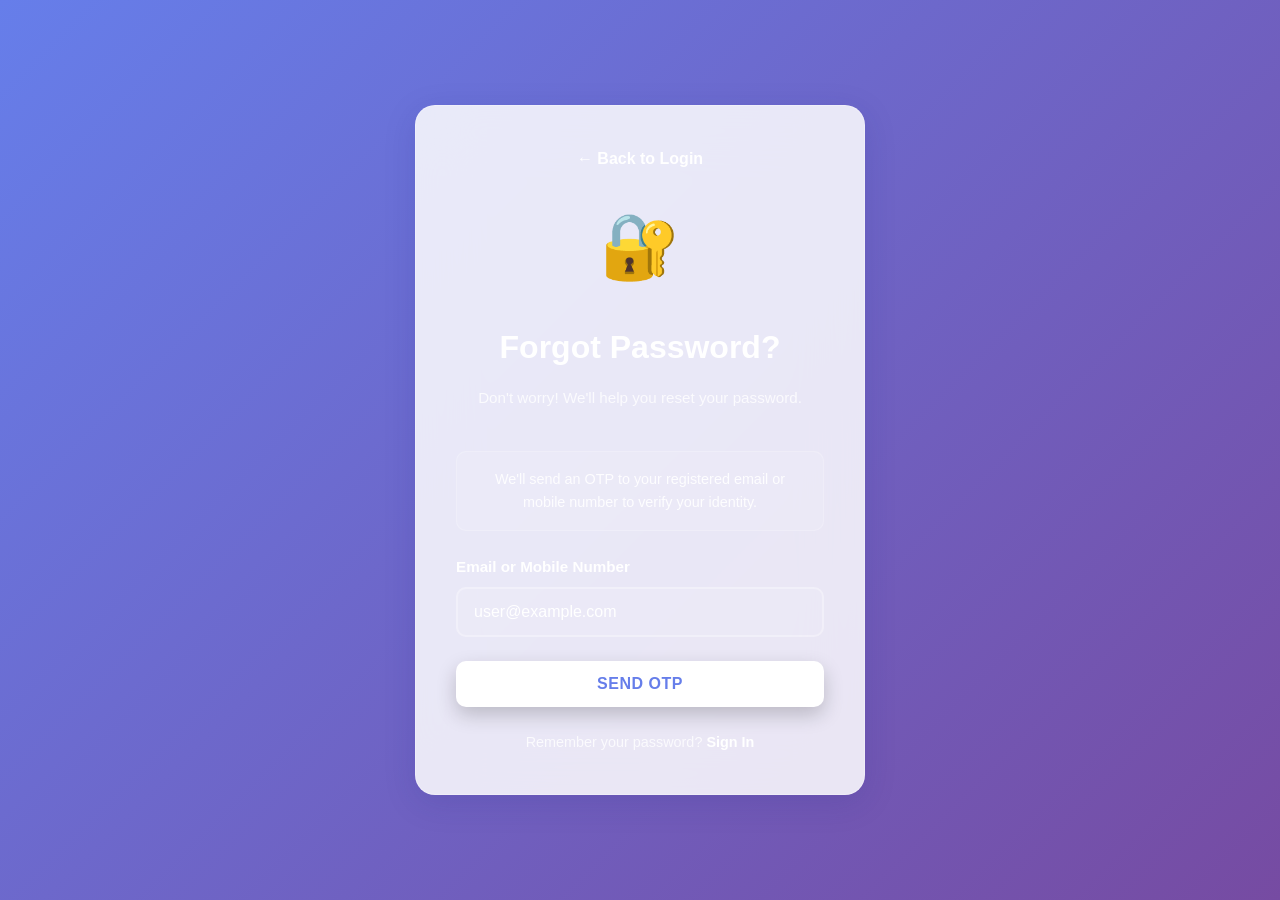
<file: client/forgot-password.html>
<!DOCTYPE html>
<html lang="en">
<head>
  <meta charset="UTF-8">
  <meta name="viewport" content="width=device-width, initial-scale=1.0">
  <title>Forgot Password - BusGo</title>
  <link rel="stylesheet" href="styles/global.css">
  <link rel="stylesheet" href="styles/forgot-password.css">
</head>
<body>
  <div class="forgot-container">
    <div class="forgot-card glass-card">
      <div class="forgot-header">
        <a href="login.html" class="back-link">← Back to Login</a>
        <div class="illustration">🔐</div>
        <h2>Forgot Password?</h2>
        <p>Don't worry! We'll help you reset your password.</p>
      </div>

      <div class="info-box">
        We'll send an OTP to your registered email or mobile number to verify your identity.
      </div>

      <form id="forgotPasswordForm" onsubmit="handleForgotPassword(event)">
        <div class="forgot-form-group">
          <label class="forgot-label">Email or Mobile Number</label>
          <input 
            type="text" 
            id="forgotEmailOrMobile" 
            class="forgot-input" 
            placeholder="Enter registered email or 10-digit mobile"
            required
          >
          <div class="forgot-error" id="forgotEmailError"></div>
        </div>

        <button type="submit" class="send-otp-btn" id="sendOtpBtn">
          Send OTP
        </button>
      </form>

      <div class="forgot-footer">
        Remember your password? 
        <a href="login.html">Sign In</a>
      </div>
    </div>
  </div>

  <!-- Success Modal -->
  <div id="successModal" class="modal">
    <div class="modal-content">
      <div class="checkmark">✓</div>
      <h2>OTP Sent Successfully!</h2>
      <p style="color: var(--text-secondary); margin-bottom: 1.5rem;" id="otpSentMessage"></p>
      <button class="btn btn-primary btn-block" onclick="redirectToOTP()">Verify OTP</button>
    </div>
  </div>

  <script src="scripts/utilities.js"></script>
  <script>
    // Handle Forgot Password
    function handleForgotPassword(e) {
      e.preventDefault();
      
      const emailOrMobile = document.getElementById('forgotEmailOrMobile').value;
      
      // Clear previous errors
      UI.clearError('forgotEmailError');

      // Validation
      if (Validation.isEmpty(emailOrMobile)) {
        UI.showError('forgotEmailError', 'Email or mobile is required');
        return;
      } else if (!Validation.isEmailOrMobile(emailOrMobile)) {
        UI.showError('forgotEmailError', 'Please enter a valid email or 10-digit mobile');
        return;
      }

      // Simulate sending OTP
      const button = document.getElementById('sendOtpBtn');
      UI.disableButton('sendOtpBtn');
      button.textContent = 'Sending...';

      setTimeout(() => {
        // Generate and save OTP
        const otp = FakeData.generateOTP();
        Storage.set('resetOTP', otp);
        Storage.set('resetEmail', emailOrMobile);

        // Show success
        const message = document.getElementById('otpSentMessage');
        message.textContent = `An OTP has been sent to ${emailOrMobile}`;
        
        UI.showSuccessPopup(
          'OTP Sent!',
          `Verification code has been sent to ${emailOrMobile}`,
          () => redirectToOTP()
        );

        UI.enableButton('sendOtpBtn');
        button.textContent = 'Send OTP';
      }, 1500);
    }

    // Redirect to OTP Page
    function redirectToOTP() {
      window.location.href = 'otp.html';
    }

    // Auto-fill for testing
    window.addEventListener('DOMContentLoaded', () => {
      document.getElementById('forgotEmailOrMobile').value = 'user@example.com';
    });
  </script>
</body>
</html>
</file>
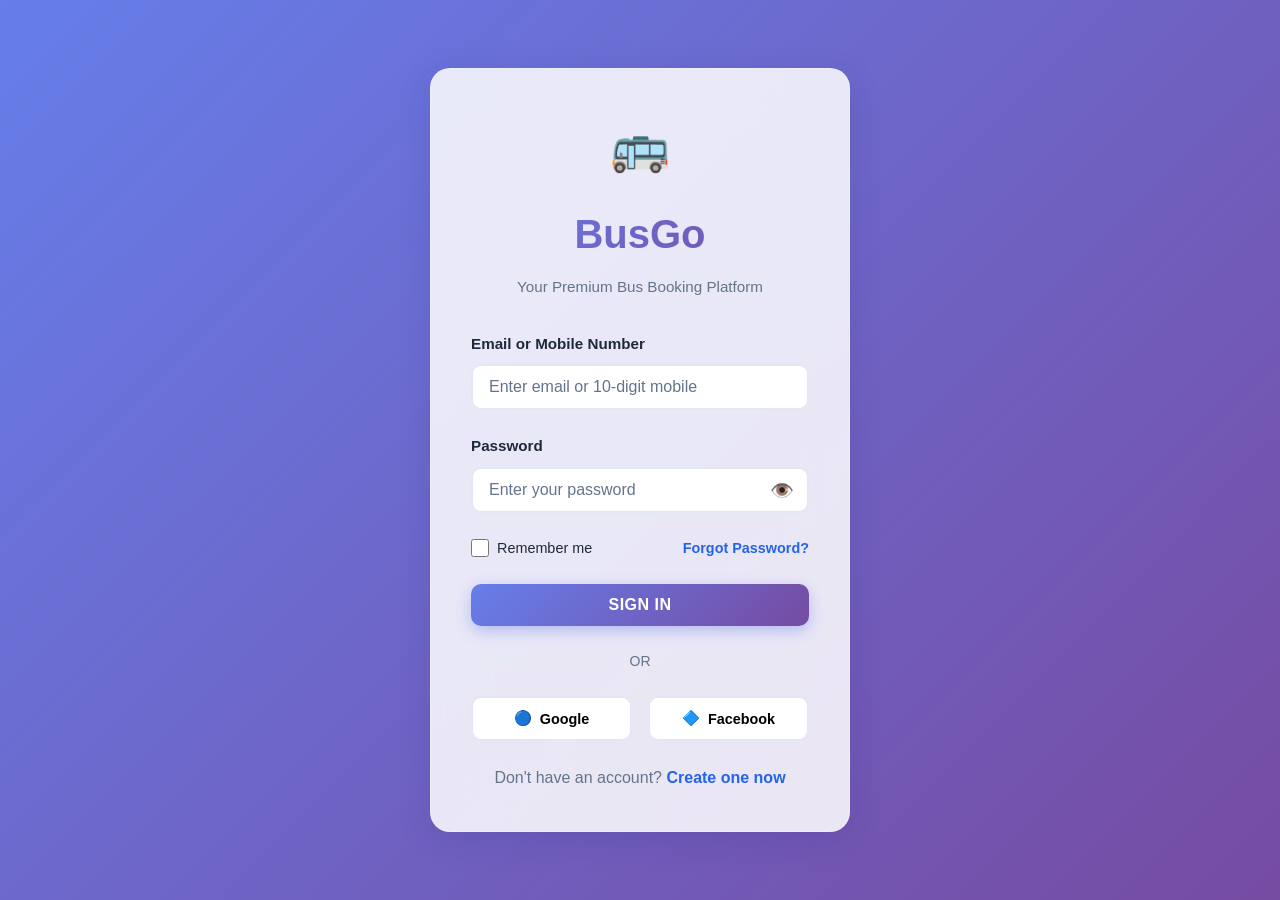
<file: client/login.html>
<!DOCTYPE html>
<html lang="en">
<head>
  <meta charset="UTF-8">
  <meta name="viewport" content="width=device-width, initial-scale=1.0">
  <title>BusGo - Bus Ticket Booking</title>
  <link rel="stylesheet" href="styles/global.css">
  <link rel="stylesheet" href="styles/login.css">
</head>
<body>
  <div class="login-container">
    <div class="login-card glass-card">
      <div class="login-header">
        <div class="logo">🚌</div>
        <h1 class="logo-text">BusGo</h1>
        <p>Your Premium Bus Booking Platform</p>
      </div>

      <div id="alertContainer" class="alert-container"></div>

      <form id="loginForm" onsubmit="handleLogin(event)">
        <div class="form-group">
          <label class="form-label">Email or Mobile Number</label>
          <input 
            type="text" 
            id="emailOrMobile" 
            class="form-input" 
            placeholder="Enter email or 10-digit mobile"
            required
          >
          <div class="form-error" id="emailOrMobileError"></div>
        </div>

        <div class="form-group">
          <label class="form-label">Password</label>
          <div class="input-password-wrapper">
            <input 
              type="password" 
              id="password" 
              class="form-input" 
              placeholder="Enter your password"
              required
            >
            <button type="button" class="toggle-password" onclick="togglePasswordVisibility('password')">
              👁️
            </button>
          </div>
          <div class="form-error" id="passwordError"></div>
        </div>

        <div class="remember-forgot">
          <label class="checkbox-wrapper">
            <input type="checkbox" class="checkbox" id="rememberMe">
            <span>Remember me</span>
          </label>
          <a href="forgot-password.html" class="forgot-link">Forgot Password?</a>
        </div>

        <button type="submit" class="btn btn-primary btn-block">
          Sign In
        </button>
      </form>

      <div class="form-divider">
        <span>OR</span>
      </div>

      <div class="social-buttons">
        <button class="social-btn" onclick="handleSocialLogin('Google')">
          <span>🔵</span> Google
        </button>
        <button class="social-btn" onclick="handleSocialLogin('Facebook')">
          <span>🔷</span> Facebook
        </button>
      </div>

      <div class="login-footer">
        Don't have an account? 
        <span class="signup-link" onclick="handleSignUp()">Create one now</span>
      </div>
    </div>
  </div>

  <!-- Success Modal -->
  <div id="successModal" class="modal">
    <div class="modal-content">
      <button class="close-modal" onclick="UI.closeModal('successModal')">×</button>
      <div class="checkmark">✓</div>
      <h2>Login Successful</h2>
      <p style="color: var(--text-secondary); margin-bottom: 1.5rem;">Welcome back to BusGo!</p>
      <button class="btn btn-primary btn-block" onclick="redirectToBooking()">Continue</button>
    </div>
  </div>

  <script src="scripts/utilities.js"></script>
  <script>
    // Toggle Password Visibility
    function togglePasswordVisibility(fieldId) {
      const field = document.getElementById(fieldId);
      const btn = event.target;
      if (field.type === 'password') {
        field.type = 'text';
        btn.textContent = '👁️‍🗨️';
      } else {
        field.type = 'password';
        btn.textContent = '👁️';
      }
    }

    // Handle Login
    function handleLogin(e) {
      e.preventDefault();
      
      const emailOrMobile = document.getElementById('emailOrMobile').value;
      const password = document.getElementById('password').value;

      // Clear previous errors
      UI.clearError('emailOrMobileError');
      UI.clearError('passwordError');

      let hasError = false;

      // Validation
      if (Validation.isEmpty(emailOrMobile)) {
        UI.showError('emailOrMobileError', 'Email or mobile is required');
        hasError = true;
      } else if (!Validation.isEmailOrMobile(emailOrMobile)) {
        UI.showError('emailOrMobileError', 'Please enter a valid email or 10-digit mobile');
        hasError = true;
      }

      if (Validation.isEmpty(password)) {
        UI.showError('passwordError', 'Password is required');
        hasError = true;
      } else if (password.length < 6) {
        UI.showError('passwordError', 'Password must be at least 6 characters');
        hasError = true;
      }

      if (hasError) return;

      // Save login data
      const loginData = {
        emailOrMobile: emailOrMobile,
        rememberMe: document.getElementById('rememberMe').checked,
        loginTime: new Date().toISOString()
      };
      Storage.set('loginData', loginData);
      Storage.set('userEmail', emailOrMobile);

      // Show success popup
      UI.showSuccessPopup(
        'Login Successful!',
        'Welcome back to BusGo! Redirecting to booking...',
        () => redirectToBooking()
      );
    }

    // Handle Social Login
    function handleSocialLogin(platform) {
      UI.showAlert(`${platform} login simulation (Frontend only)`, 'warning');
      setTimeout(() => {
        Storage.set('userEmail', `user@${platform.toLowerCase()}.com`);
        redirectToBooking();
      }, 2000);
    }

    // Handle Sign Up
    function handleSignUp() {
      UI.showAlert('Sign up redirect to registration page', 'info');
    }

    // Redirect to Booking
    function redirectToBooking() {
      window.location.href = 'booking.html';
    }

    // Load Remember Me Data
    window.addEventListener('DOMContentLoaded', () => {
      const loginData = Storage.get('loginData');
      if (loginData && loginData.rememberMe) {
        document.getElementById('emailOrMobile').value = loginData.emailOrMobile;
      }
    });
  </script>
</body>
</html>
</file>
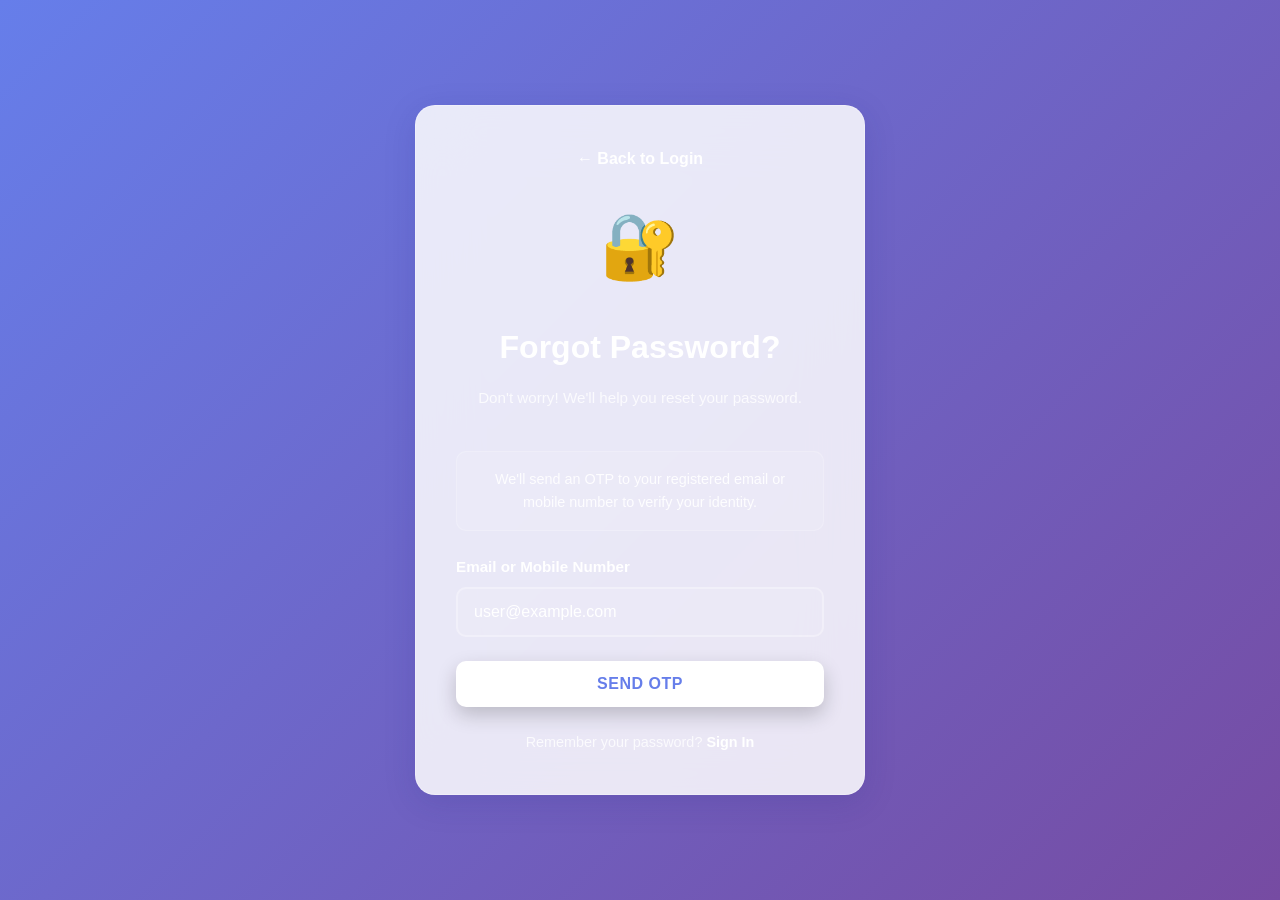
<file: client/otp.html>
<!DOCTYPE html>
<html lang="en">
<head>
  <meta charset="UTF-8">
  <meta name="viewport" content="width=device-width, initial-scale=1.0">
  <title>OTP Verification - BusGo</title>
  <link rel="stylesheet" href="styles/global.css">
  <link rel="stylesheet" href="styles/otp.css">
</head>
<body>
  <div class="otp-container">
    <div class="otp-card glass-card">
      <div class="otp-header">
        <h2>Verify OTP</h2>
        <p>Enter the 6-digit code sent to you</p>
        <p class="otp-email" id="otpEmail"></p>
      </div>

      <form id="otpForm" onsubmit="handleOTPSubmit(event)">
        <div class="otp-inputs-wrapper">
          <input type="text" class="otp-input" maxlength="1" inputmode="numeric" id="otp1">
          <input type="text" class="otp-input" maxlength="1" inputmode="numeric" id="otp2">
          <input type="text" class="otp-input" maxlength="1" inputmode="numeric" id="otp3">
          <input type="text" class="otp-input" maxlength="1" inputmode="numeric" id="otp4">
          <input type="text" class="otp-input" maxlength="1" inputmode="numeric" id="otp5">
          <input type="text" class="otp-input" maxlength="1" inputmode="numeric" id="otp6">
        </div>

        <div class="timer-section">
          <div class="timer-text">Time remaining:</div>
          <div class="timer-count" id="timerCount">60s</div>
        </div>

        <button type="submit" class="verify-btn" id="verifyBtn">Verify OTP</button>
      </form>

      <div class="resend-section">
        <div class="resend-text">Didn't receive the code?</div>
        <button type="button" class="resend-btn" id="resendBtn" onclick="handleResendOTP()" disabled>
          Resend OTP
        </button>
      </div>

      <div class="otp-info">
        <a href="forgot-password.html">← Change Email/Mobile</a>
      </div>
    </div>
  </div>

  <!-- Success Modal -->
  <div id="successModal" class="modal">
    <div class="modal-content">
      <div class="checkmark">✓</div>
      <h2>OTP Verified!</h2>
      <p style="color: var(--text-secondary); margin-bottom: 1.5rem;">Your identity has been confirmed. You can now reset your password.</p>
      <button class="btn btn-primary btn-block" onclick="redirectToReset()">Continue to Reset Password</button>
    </div>
  </div>

  <script src="scripts/utilities.js"></script>
  <script>
    let timerInterval = null;
    let timerRunning = false;
    const OTP_DURATION = 60;

    // Initialize on load
    window.addEventListener('DOMContentLoaded', () => {
      const email = Storage.get('resetEmail');
      if (!email) {
        window.location.href = 'forgot-password.html';
        return;
      }
      document.getElementById('otpEmail').textContent = email;
      
      setupAutoMove('otp-input');
      startTimer();
      
      // Auto-fill OTP for testing (comment out in production)
      const storedOTP = Storage.get('resetOTP');
      if (storedOTP) {
        setTimeout(() => {
          // Auto fill with first 3 digits for demo
          setOTPValues(storedOTP.substring(0, 3) + '000');
        }, 500);
      }
    });

    // Start Timer
    function startTimer() {
      let remaining = OTP_DURATION;
      timerRunning = true;
      document.getElementById('resendBtn').disabled = true;

      timerInterval = Timer.startCountdown(
        remaining,
        (seconds) => {
          const timerElement = document.getElementById('timerCount');
          timerElement.textContent = seconds + 's';
          
          if (seconds <= 10) {
            timerElement.classList.add('warning');
          } else {
            timerElement.classList.remove('warning');
          }
        },
        () => {
          timerRunning = false;
          document.getElementById('timerCount').textContent = 'Expired';
          document.getElementById('timerCount').style.color = '#ef4444';
          document.getElementById('resendBtn').disabled = false;
          UI.disableButton('verifyBtn');
        }
      );
    }

    // Handle OTP Submit
    function handleOTPSubmit(e) {
      e.preventDefault();
      
      if (!timerRunning) {
        UI.showAlert('OTP Expired! Please request a new one.', 'error');
        return;
      }

      const enteredOTP = getOTPValue('otp-input');
      const correctOTP = Storage.get('resetOTP');

      if (enteredOTP.length !== 6) {
        UI.showAlert('Please enter all 6 digits', 'warning');
        return;
      }

      // For demo: accept OTP that starts with correct digits or any 6-digit code
      if (enteredOTP === correctOTP || /^\d{6}$/.test(enteredOTP)) {
        clearInterval(timerInterval);
        
        // Show success
        UI.showSuccessPopup(
          'OTP Verified!',
          'Your identity has been confirmed successfully.',
          () => redirectToReset()
        );

        // Save verification status
        Storage.set('otpVerified', true);
        Storage.set('verifiedEmail', Storage.get('resetEmail'));
      } else {
        UI.showAlert('Incorrect OTP. Please try again.', 'error');
        // Clear inputs
        document.querySelectorAll('.otp-input').forEach(input => input.value = '');
        document.getElementById('otp1').focus();
      }
    }

    // Handle Resend OTP
    function handleResendOTP() {
      const newOTP = FakeData.generateOTP();
      Storage.set('resetOTP', newOTP);
      
      UI.disableButton('resendBtn');
      document.getElementById('resendBtn').textContent = 'Sending...';
      
      setTimeout(() => {
        clearInterval(timerInterval);
        document.querySelectorAll('.otp-input').forEach(input => input.value = '');
        document.getElementById('otp1').focus();
        
        UI.enableButton('resendBtn');
        document.getElementById('resendBtn').textContent = 'Resend OTP';
        
        startTimer();
        UI.showAlert('New OTP has been sent!', 'success');
      }, 1500);
    }

    // Redirect to Reset Password
    function redirectToReset() {
      window.location.href = 'reset-password.html';
    }
  </script>
</body>
</html>
</file>
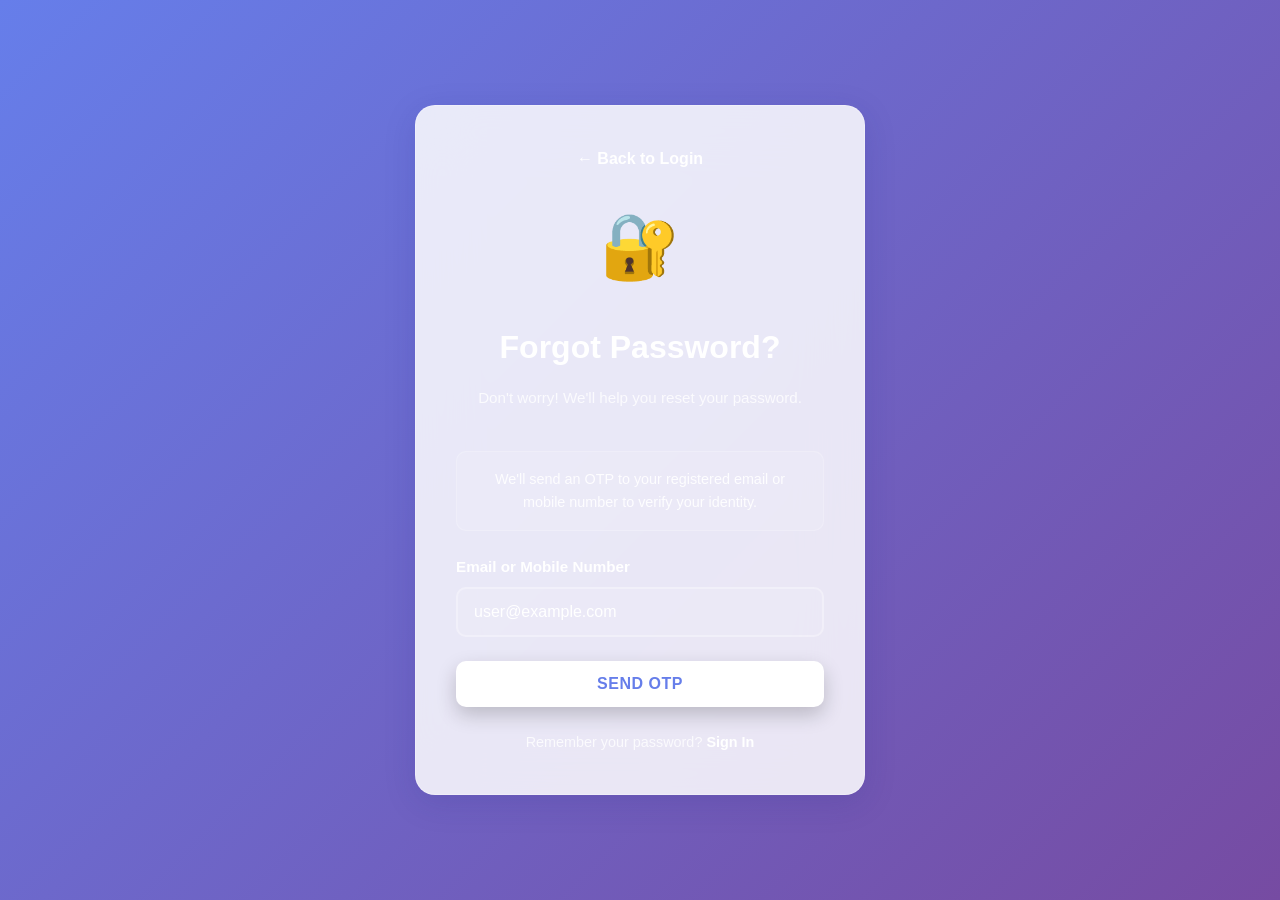
<file: client/reset-password.html>
<!DOCTYPE html>
<html lang="en">
<head>
  <meta charset="UTF-8">
  <meta name="viewport" content="width=device-width, initial-scale=1.0">
  <title>Reset Password - BusGo</title>
  <link rel="stylesheet" href="styles/global.css">
  <link rel="stylesheet" href="styles/reset-password.css">
</head>
<body>
  <div class="reset-container">
    <div class="reset-card glass-card">
      <div class="reset-header">
        <h2>Reset Password</h2>
        <p>Create a new secure password for your account</p>
      </div>

      <form id="resetPasswordForm" onsubmit="handleResetPassword(event)">
        <!-- New Password -->
        <div class="reset-form-group">
          <label class="reset-label">New Password</label>
          <div class="reset-input-wrapper">
            <input 
              type="password" 
              id="newPassword" 
              class="reset-input" 
              placeholder="Enter new password"
              oninput="updatePasswordStrength()"
              required
            >
            <button type="button" class="toggle-reset-password" onclick="togglePasswordVisibility('newPassword')">
              👁️
            </button>
          </div>
          <div class="reset-error" id="newPasswordError"></div>

          <!-- Password Strength -->
          <div class="password-strength">
            <div class="strength-bar" id="strengthBar1"></div>
            <div class="strength-bar" id="strengthBar2"></div>
            <div class="strength-bar" id="strengthBar3"></div>
          </div>
          <div class="strength-indicator">
            <span class="strength-text" id="strengthText">Weak</span>
          </div>
        </div>

        <!-- Confirm Password -->
        <div class="reset-form-group">
          <label class="reset-label">Confirm Password</label>
          <div class="reset-input-wrapper">
            <input 
              type="password" 
              id="confirmPassword" 
              class="reset-input" 
              placeholder="Confirm your password"
              required
            >
            <button type="button" class="toggle-reset-password" onclick="togglePasswordVisibility('confirmPassword')">
              👁️
            </button>
          </div>
          <div class="reset-error" id="confirmPasswordError"></div>
        </div>

        <!-- Password Requirements -->
        <div class="password-requirements">
          <div class="requirements-title">Password Requirements:</div>
          <div class="requirement-item" id="req-length">
            <span class="requirement-icon">✗</span>
            <span>At least 8 characters</span>
          </div>
          <div class="requirement-item" id="req-upper">
            <span class="requirement-icon">✗</span>
            <span>At least one uppercase letter</span>
          </div>
          <div class="requirement-item" id="req-lower">
            <span class="requirement-icon">✗</span>
            <span>At least one lowercase letter</span>
          </div>
          <div class="requirement-item" id="req-number">
            <span class="requirement-icon">✗</span>
            <span>At least one number</span>
          </div>
          <div class="requirement-item" id="req-special">
            <span class="requirement-icon">✗</span>
            <span>At least one special character</span>
          </div>
        </div>

        <button type="submit" class="reset-btn" id="resetBtn">
          Reset Password
        </button>
      </form>

      <div class="reset-footer">
        Remember your password? 
        <a href="login.html">Sign In</a>
      </div>
    </div>
  </div>

  <!-- Success Modal -->
  <div id="successModal" class="modal">
    <div class="modal-content">
      <div class="checkmark">✓</div>
      <h2>Password Changed Successfully!</h2>
      <p style="color: var(--text-secondary); margin-bottom: 1.5rem;">Your password has been reset successfully. You can now log in with your new password.</p>
      <button class="btn btn-primary btn-block" onclick="redirectToLogin()">Back to Login</button>
    </div>
  </div>

  <script src="scripts/utilities.js"></script>
  <script>
    // Check if user is verified
    window.addEventListener('DOMContentLoaded', () => {
      const otpVerified = Storage.get('otpVerified');
      if (!otpVerified) {
        window.location.href = 'forgot-password.html';
      }
    });

    // Toggle Password Visibility
    function togglePasswordVisibility(fieldId) {
      const field = document.getElementById(fieldId);
      const btn = event.target;
      if (field.type === 'password') {
        field.type = 'text';
        btn.textContent = '👁️‍🗨️';
      } else {
        field.type = 'password';
        btn.textContent = '👁️';
      }
    }

    // Update Password Strength
    function updatePasswordStrength() {
      const password = document.getElementById('newPassword').value;
      
      // Requirements checks
      const hasLength = password.length >= 8;
      const hasUpper = /[A-Z]/.test(password);
      const hasLower = /[a-z]/.test(password);
      const hasNumber = /[0-9]/.test(password);
      const hasSpecial = /[!@#$%^&*()_+\-=\[\]{};':"\\|,.<>\/?]/.test(password);

      // Update requirement indicators
      updateRequirement('req-length', hasLength);
      updateRequirement('req-upper', hasUpper);
      updateRequirement('req-lower', hasLower);
      updateRequirement('req-number', hasNumber);
      updateRequirement('req-special', hasSpecial);

      // Calculate strength
      let strength = 'weak';
      let filledBars = 0;

      if (hasLength) filledBars++;
      if (hasUpper) filledBars++;
      if (hasLower) filledBars++;
      if (hasNumber) filledBars++;
      if (hasSpecial) filledBars++;

      if (filledBars >= 4) strength = 'strong';
      else if (filledBars >= 3) strength = 'medium';

      // Update strength bars
      updateStrengthBars(strength, filledBars);
    }

    // Update Requirement Item
    function updateRequirement(id, met) {
      const item = document.getElementById(id);
      if (met) {
        item.classList.add('met');
        item.querySelector('.requirement-icon').textContent = '✓';
      } else {
        item.classList.remove('met');
        item.querySelector('.requirement-icon').textContent = '✗';
      }
    }

    // Update Strength Bars
    function updateStrengthBars(strength, count) {
      const bars = [
        document.getElementById('strengthBar1'),
        document.getElementById('strengthBar2'),
        document.getElementById('strengthBar3')
      ];
      const strengthText = document.getElementById('strengthText');

      bars.forEach((bar, index) => {
        bar.classList.remove('active', 'medium', 'strong');
        if (index < count / 2 + 0.5) {
          bar.classList.add('active');
          if (strength === 'medium') bar.classList.add('medium');
          if (strength === 'strong') bar.classList.add('strong');
        }
      });

      strengthText.textContent = strength.toUpperCase();
      if (strength === 'weak') strengthText.style.color = '#fca5a5';
      else if (strength === 'medium') strengthText.style.color = '#fbbf24';
      else strengthText.style.color = '#10b981';
    }

    // Handle Reset Password
    function handleResetPassword(e) {
      e.preventDefault();

      const newPassword = document.getElementById('newPassword').value;
      const confirmPassword = document.getElementById('confirmPassword').value;

      // Clear previous errors
      UI.clearError('newPasswordError');
      UI.clearError('confirmPasswordError');

      let hasError = false;

      // Validation
      if (Validation.isEmpty(newPassword)) {
        UI.showError('newPasswordError', 'Password is required');
        hasError = true;
      } else if (newPassword.length < 8) {
        UI.showError('newPasswordError', 'Password must be at least 8 characters');
        hasError = true;
      }

      if (Validation.isEmpty(confirmPassword)) {
        UI.showError('confirmPasswordError', 'Please confirm your password');
        hasError = true;
      }

      if (newPassword !== confirmPassword) {
        UI.showError('confirmPasswordError', 'Passwords do not match');
        hasError = true;
      }

      if (hasError) return;

      // Check password strength
      const strength = Validation.isPasswordStrong(newPassword);
      if (strength === 'weak') {
        UI.showAlert('Password is too weak. Add uppercase, numbers, and special characters.', 'warning');
        return;
      }

      // Save new password
      UI.disableButton('resetBtn');
      document.getElementById('resetBtn').textContent = 'Resetting...';

      setTimeout(() => {
        Storage.set('userPassword', newPassword);
        Storage.set('passwordResetTime', new Date().toISOString());
        
        // Clear reset data
        Storage.remove('resetOTP');
        Storage.remove('resetEmail');
        Storage.remove('otpVerified');
        Storage.remove('verifiedEmail');

        // Show success
        UI.showSuccessPopup(
          'Password Reset Successful!',
          'Your password has been changed successfully. Redirecting to login...',
          () => redirectToLogin()
        );

        UI.enableButton('resetBtn');
        document.getElementById('resetBtn').textContent = 'Reset Password';
      }, 1500);
    }

    // Redirect to Login
    function redirectToLogin() {
      window.location.href = 'login.html';
    }
  </script>
</body>
</html>
</file>
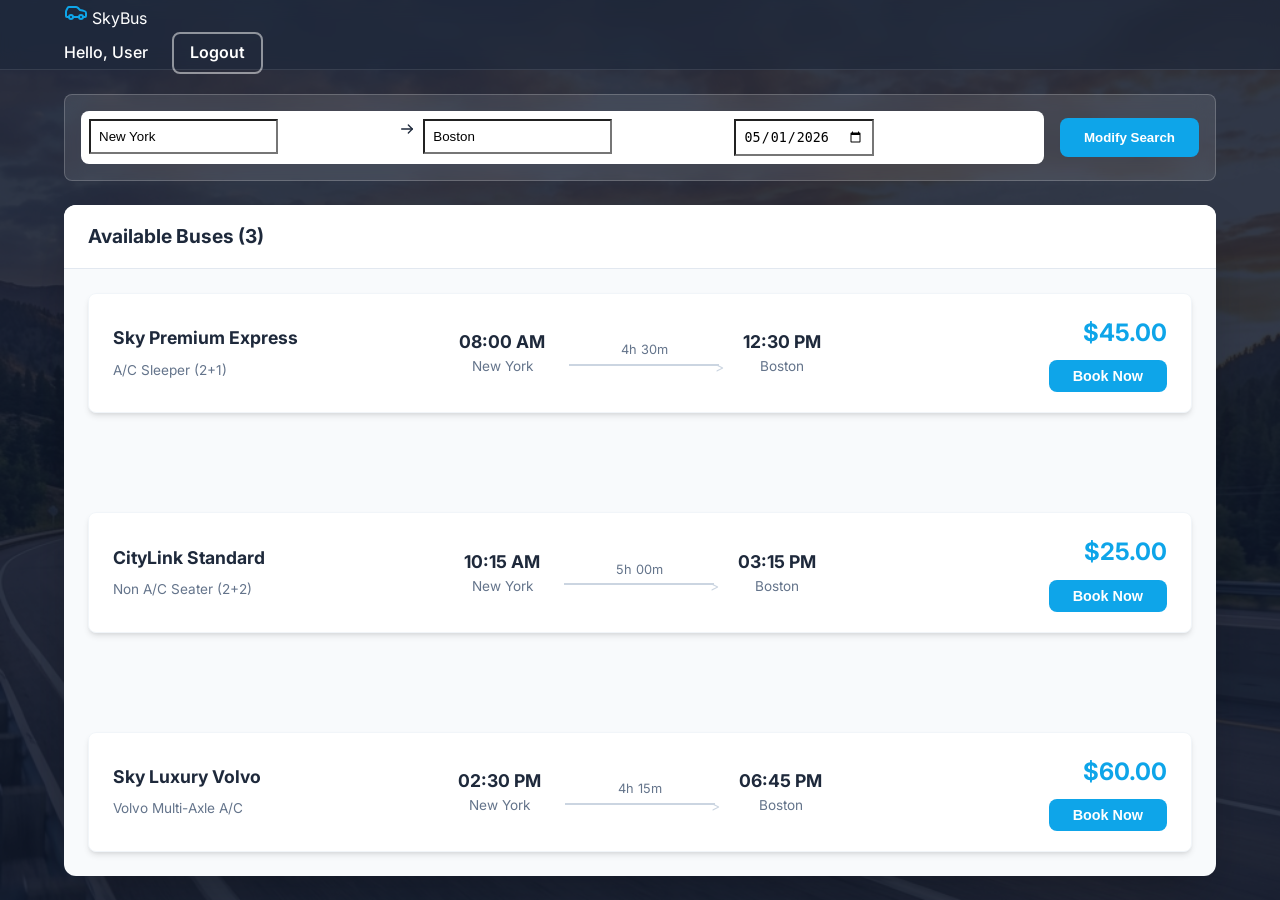
<file: project/pages/dashboard.html>
<!DOCTYPE html>
<html lang="en">
<head>
  <meta charset="UTF-8">
  <meta name="viewport" content="width=device-width, initial-scale=1.0">
  <title>Dashboard - SkyBus</title>
  <link href="https://fonts.googleapis.com/css2?family=Inter:wght@400;500;600;700&display=swap" rel="stylesheet">
  <link rel="stylesheet" href="../styles/global.css">
  <link rel="stylesheet" href="../styles/dashboard.css">
</head>
<body class="dashboard-body">
  <!-- Fixed Top Navbar -->
  <header class="dashboard-header">
    <div class="container header-container">
      <a href="home.html" class="logo">
        <svg xmlns="http://www.w3.org/2000/svg" width="24" height="24" viewBox="0 0 24 24" fill="none" stroke="currentColor" stroke-width="2" stroke-linecap="round" stroke-linejoin="round" class="logo-icon"><path d="M19 17h2c.6 0 1-.4 1-1v-3c0-.9-.7-1.7-1.5-1.9C18.7 10.6 16 10 16 10s-1.3-1.4-2.2-2.3c-.5-.4-1.1-.7-1.8-.7H5c-.6 0-1.1.4-1.4.9l-1.4 2.9A3.7 3.7 0 0 0 2 12v4c0 .6.4 1 1 1h2"/><circle cx="7" cy="17" r="2"/><path d="M9 17h6"/><circle cx="17" cy="17" r="2"/></svg>
        <span style="color: white;">SkyBus</span>
      </a>
      
      <div class="user-actions">
        <span class="user-greeting">Hello, User</span>
        <a href="login.html" class="btn btn-outline logout-btn">Logout</a>
      </div>
    </div>
  </header>

  <!-- Dashboard Content (No Scroll) -->
  <main class="dashboard-main container">
    
    <!-- Search / Modify Section -->
    <section class="dashboard-search">
      <form class="modify-search-form">
        <div class="search-inputs">
          <div class="input-group">
            <input type="text" class="search-input" value="New York" placeholder="From">
          </div>
          <div class="swap-icon">
            <svg xmlns="http://www.w3.org/2000/svg" width="16" height="16" viewBox="0 0 24 24" fill="none" stroke="currentColor" stroke-width="2" stroke-linecap="round" stroke-linejoin="round"><line x1="4" y1="12" x2="20" y2="12"></line><polyline points="14 6 20 12 14 18"></polyline></svg>
          </div>
          <div class="input-group">
            <input type="text" class="search-input" value="Boston" placeholder="To">
          </div>
          <div class="input-group">
            <input type="date" class="search-input" value="2026-05-01">
          </div>
        </div>
        <button type="button" class="btn btn-primary modify-btn">Modify Search</button>
      </form>
    </section>

    <!-- Bus Listings -->
    <section class="bus-listings">
      <div class="listings-header">
        <h3>Available Buses (3)</h3>
      </div>
      
      <div class="bus-cards-container">
        <!-- Card 1 -->
        <div class="bus-card">
          <div class="bus-info">
            <h4>Sky Premium Express</h4>
            <span class="bus-type">A/C Sleeper (2+1)</span>
          </div>
          <div class="bus-timing">
            <div class="time-block">
              <span class="time">08:00 AM</span>
              <span class="location">New York</span>
            </div>
            <div class="duration-block">
              <span class="duration">4h 30m</span>
              <div class="line"></div>
            </div>
            <div class="time-block">
              <span class="time">12:30 PM</span>
              <span class="location">Boston</span>
            </div>
          </div>
          <div class="bus-booking">
            <div class="price">$45.00</div>
            <button class="btn btn-primary book-now-btn">Book Now</button>
          </div>
        </div>

        <!-- Card 2 -->
        <div class="bus-card">
          <div class="bus-info">
            <h4>CityLink Standard</h4>
            <span class="bus-type">Non A/C Seater (2+2)</span>
          </div>
          <div class="bus-timing">
            <div class="time-block">
              <span class="time">10:15 AM</span>
              <span class="location">New York</span>
            </div>
            <div class="duration-block">
              <span class="duration">5h 00m</span>
              <div class="line"></div>
            </div>
            <div class="time-block">
              <span class="time">03:15 PM</span>
              <span class="location">Boston</span>
            </div>
          </div>
          <div class="bus-booking">
            <div class="price">$25.00</div>
            <button class="btn btn-primary book-now-btn">Book Now</button>
          </div>
        </div>

        <!-- Card 3 -->
        <div class="bus-card">
          <div class="bus-info">
            <h4>Sky Luxury Volvo</h4>
            <span class="bus-type">Volvo Multi-Axle A/C</span>
          </div>
          <div class="bus-timing">
            <div class="time-block">
              <span class="time">02:30 PM</span>
              <span class="location">New York</span>
            </div>
            <div class="duration-block">
              <span class="duration">4h 15m</span>
              <div class="line"></div>
            </div>
            <div class="time-block">
              <span class="time">06:45 PM</span>
              <span class="location">Boston</span>
            </div>
          </div>
          <div class="bus-booking">
            <div class="price">$60.00</div>
            <button class="btn btn-primary book-now-btn">Book Now</button>
          </div>
        </div>
      </div>
    </section>
  </main>

  <script src="../js/main.js"></script>
</body>
</html>
</file>
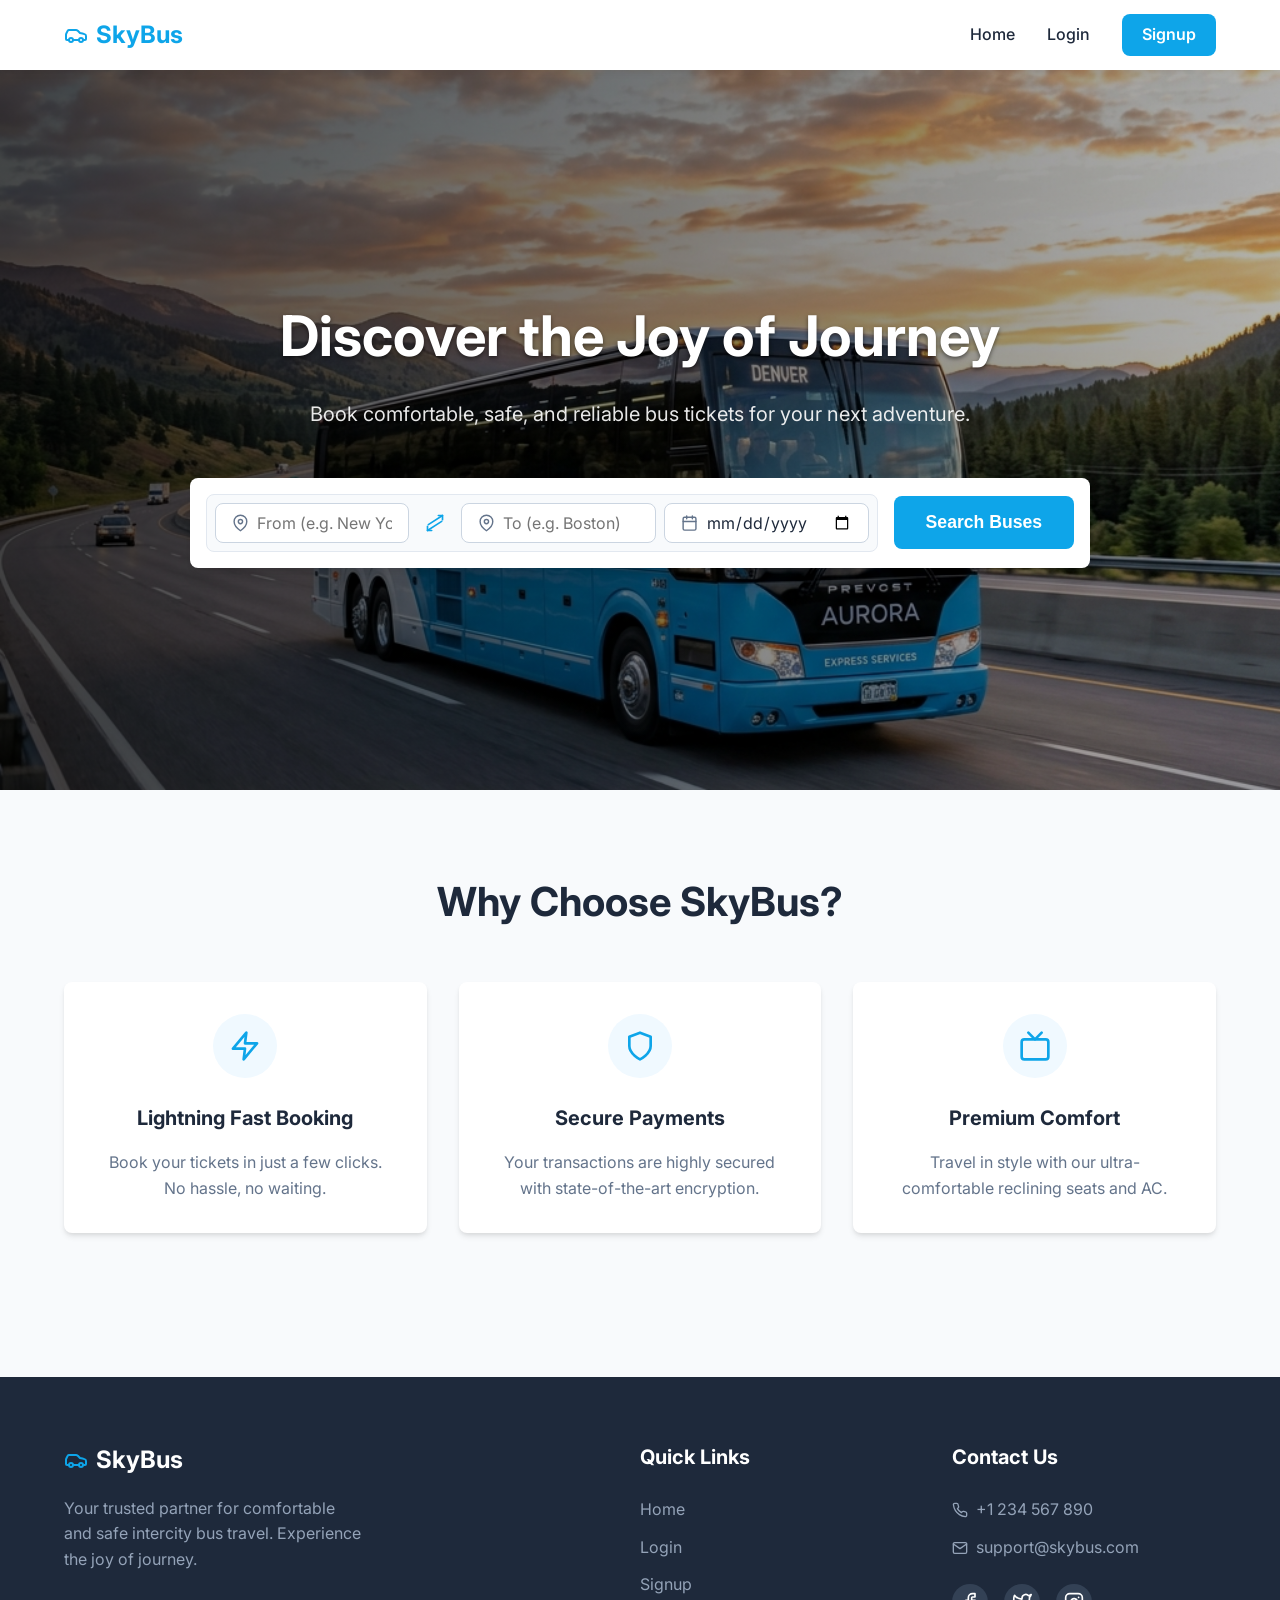
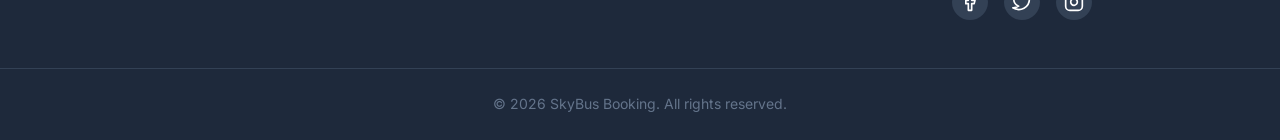
<file: project/pages/home.html>
<!DOCTYPE html>
<html lang="en">
<head>
  <meta charset="UTF-8">
  <meta name="viewport" content="width=device-width, initial-scale=1.0">
  <title>SkyBus - Modern Intercity Travel</title>
  <link href="https://fonts.googleapis.com/css2?family=Inter:wght@400;500;600;700&display=swap" rel="stylesheet">
  <link rel="stylesheet" href="../styles/global.css">
  <link rel="stylesheet" href="../styles/home.css">
</head>
<body>
  <div id="header-placeholder"></div>

  <main>
    <section class="hero">
      <div class="hero-overlay"></div>
      <div class="container hero-content">
        <h1 class="hero-title">Discover the Joy of Journey</h1>
        <p class="hero-subtitle">Book comfortable, safe, and reliable bus tickets for your next adventure.</p>
        
        <div class="search-box">
          <form id="homeSearchForm" class="search-form">
            <div class="search-inputs">
              <div class="input-group">
                <svg xmlns="http://www.w3.org/2000/svg" width="20" height="20" viewBox="0 0 24 24" fill="none" stroke="currentColor" stroke-width="2" stroke-linecap="round" stroke-linejoin="round" class="input-icon"><path d="M21 10c0 7-9 13-9 13s-9-6-9-13a9 9 0 0 1 18 0z"></path><circle cx="12" cy="10" r="3"></circle></svg>
                <input type="text" id="searchFrom" class="search-input" placeholder="From (e.g. New York)" required>
              </div>
              
              <div class="swap-icon">
                <svg xmlns="http://www.w3.org/2000/svg" width="20" height="20" viewBox="0 0 24 24" fill="none" stroke="currentColor" stroke-width="2" stroke-linecap="round" stroke-linejoin="round"><polyline points="16 3 21 3 21 8"></polyline><line x1="4" y1="14" x2="21" y2="3"></line><polyline points="8 21 3 21 3 16"></polyline><line x1="20" y1="10" x2="3" y2="21"></line></svg>
              </div>

              <div class="input-group">
                <svg xmlns="http://www.w3.org/2000/svg" width="20" height="20" viewBox="0 0 24 24" fill="none" stroke="currentColor" stroke-width="2" stroke-linecap="round" stroke-linejoin="round" class="input-icon"><path d="M21 10c0 7-9 13-9 13s-9-6-9-13a9 9 0 0 1 18 0z"></path><circle cx="12" cy="10" r="3"></circle></svg>
                <input type="text" id="searchTo" class="search-input" placeholder="To (e.g. Boston)" required>
              </div>

              <div class="input-group">
                <svg xmlns="http://www.w3.org/2000/svg" width="20" height="20" viewBox="0 0 24 24" fill="none" stroke="currentColor" stroke-width="2" stroke-linecap="round" stroke-linejoin="round" class="input-icon"><rect x="3" y="4" width="18" height="18" rx="2" ry="2"></rect><line x1="16" y1="2" x2="16" y2="6"></line><line x1="8" y1="2" x2="8" y2="6"></line><line x1="3" y1="10" x2="21" y2="10"></line></svg>
                <input type="date" id="searchDate" class="search-input" required>
              </div>
            </div>
            
            <button type="button" id="homeSearchBtn" class="btn btn-primary search-btn">Search Buses</button>
          </form>
        </div>
      </div>
    </section>

    <section class="features container">
      <h2 class="text-center section-title">Why Choose SkyBus?</h2>
      <div class="features-grid">
        <div class="feature-card">
          <div class="feature-icon-wrapper">
            <svg xmlns="http://www.w3.org/2000/svg" width="32" height="32" viewBox="0 0 24 24" fill="none" stroke="currentColor" stroke-width="2" stroke-linecap="round" stroke-linejoin="round"><polygon points="13 2 3 14 12 14 11 22 21 10 12 10 13 2"></polygon></svg>
          </div>
          <h3>Lightning Fast Booking</h3>
          <p>Book your tickets in just a few clicks. No hassle, no waiting.</p>
        </div>
        
        <div class="feature-card">
          <div class="feature-icon-wrapper">
            <svg xmlns="http://www.w3.org/2000/svg" width="32" height="32" viewBox="0 0 24 24" fill="none" stroke="currentColor" stroke-width="2" stroke-linecap="round" stroke-linejoin="round"><path d="M12 22s8-4 8-10V5l-8-3-8 3v7c0 6 8 10 8 10z"></path></svg>
          </div>
          <h3>Secure Payments</h3>
          <p>Your transactions are highly secured with state-of-the-art encryption.</p>
        </div>
        
        <div class="feature-card">
          <div class="feature-icon-wrapper">
            <svg xmlns="http://www.w3.org/2000/svg" width="32" height="32" viewBox="0 0 24 24" fill="none" stroke="currentColor" stroke-width="2" stroke-linecap="round" stroke-linejoin="round"><rect x="2" y="7" width="20" height="15" rx="2" ry="2"></rect><polyline points="17 2 12 7 7 2"></polyline></svg>
          </div>
          <h3>Premium Comfort</h3>
          <p>Travel in style with our ultra-comfortable reclining seats and AC.</p>
        </div>
      </div>
    </section>
  </main>

  <div id="footer-placeholder"></div>

  <script src="../js/main.js"></script>
</body>
</html>
</file>
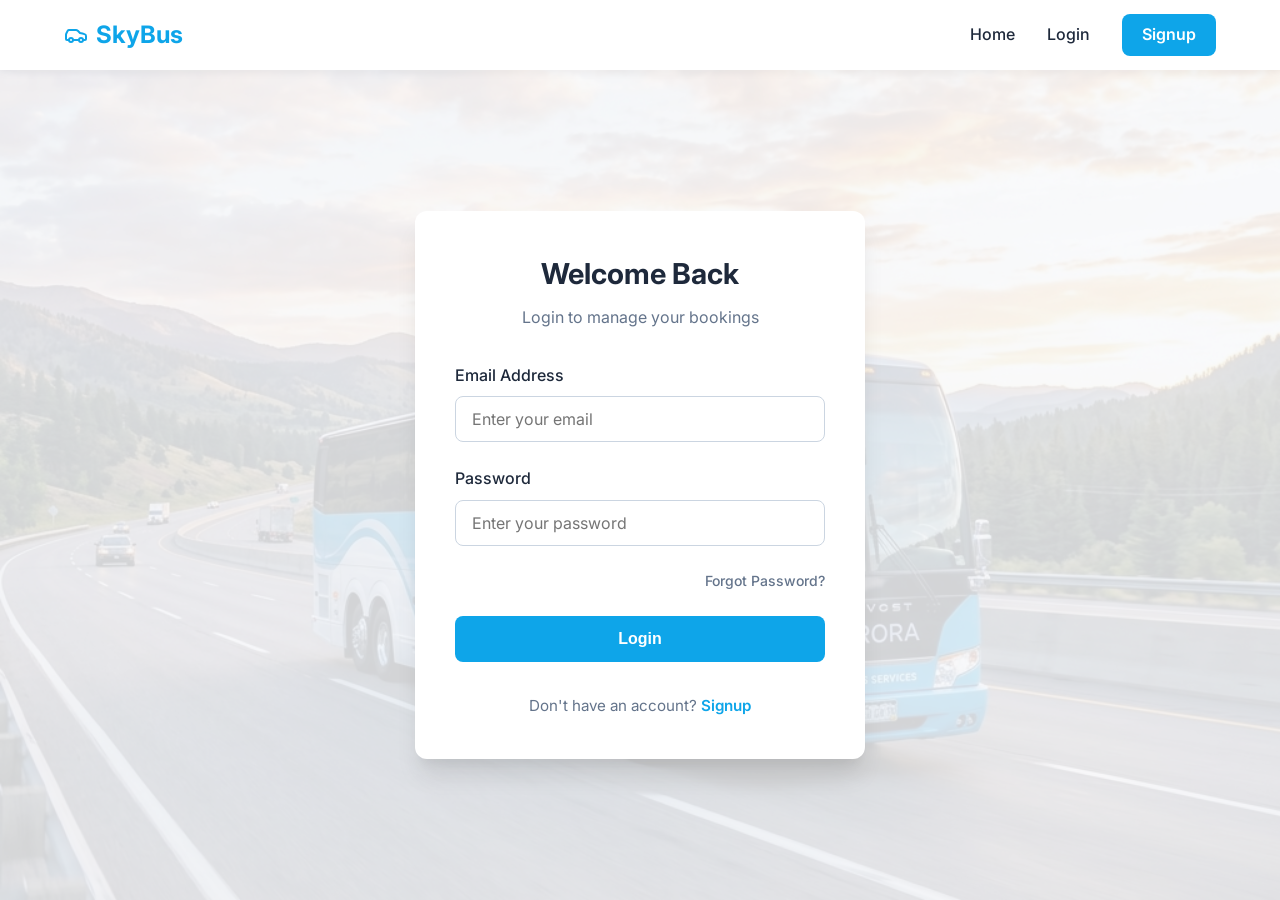
<file: project/pages/login.html>
<!DOCTYPE html>
<html lang="en">
<head>
  <meta charset="UTF-8">
  <meta name="viewport" content="width=device-width, initial-scale=1.0">
  <title>Login - SkyBus</title>
  <link href="https://fonts.googleapis.com/css2?family=Inter:wght@400;500;600;700&display=swap" rel="stylesheet">
  <link rel="stylesheet" href="../styles/global.css">
  <link rel="stylesheet" href="../styles/login.css">
</head>
<body class="auth-body">
  <div id="header-placeholder"></div>

  <main class="auth-main">
    <div class="auth-container">
      <div class="auth-card">
        <div class="auth-header">
          <h2>Welcome Back</h2>
          <p>Login to manage your bookings</p>
        </div>
        
        <form id="loginForm" class="auth-form" novalidate>
          <div class="form-group">
            <label for="email">Email Address</label>
            <input type="email" id="email" class="form-control" placeholder="Enter your email">
          </div>
          
          <div class="form-group">
            <label for="password">Password</label>
            <input type="password" id="password" class="form-control" placeholder="Enter your password">
          </div>
          
          <div class="auth-actions">
            <a href="#" id="forgotPasswordLink" class="forgot-link">Forgot Password?</a>
          </div>
          
          <button type="submit" class="btn btn-primary auth-btn">Login</button>
        </form>

        <div id="resetPasswordSection" class="reset-section" style="display: none;">
          <hr class="divider">
          <h4>Reset Password</h4>
          <p class="reset-desc">Enter your email to receive a password reset link.</p>
          <div class="form-group mt-2">
            <input type="email" id="resetEmail" class="form-control" placeholder="Your email address">
          </div>
          <button type="button" id="resetPasswordBtn" class="btn btn-outline auth-btn mt-2">Send Reset Link</button>
        </div>

        <div class="auth-footer">
          <p>Don't have an account? <a href="signup.html">Signup</a></p>
        </div>
      </div>
    </div>
  </main>

  <script src="../js/main.js"></script>
</body>
</html>
</file>
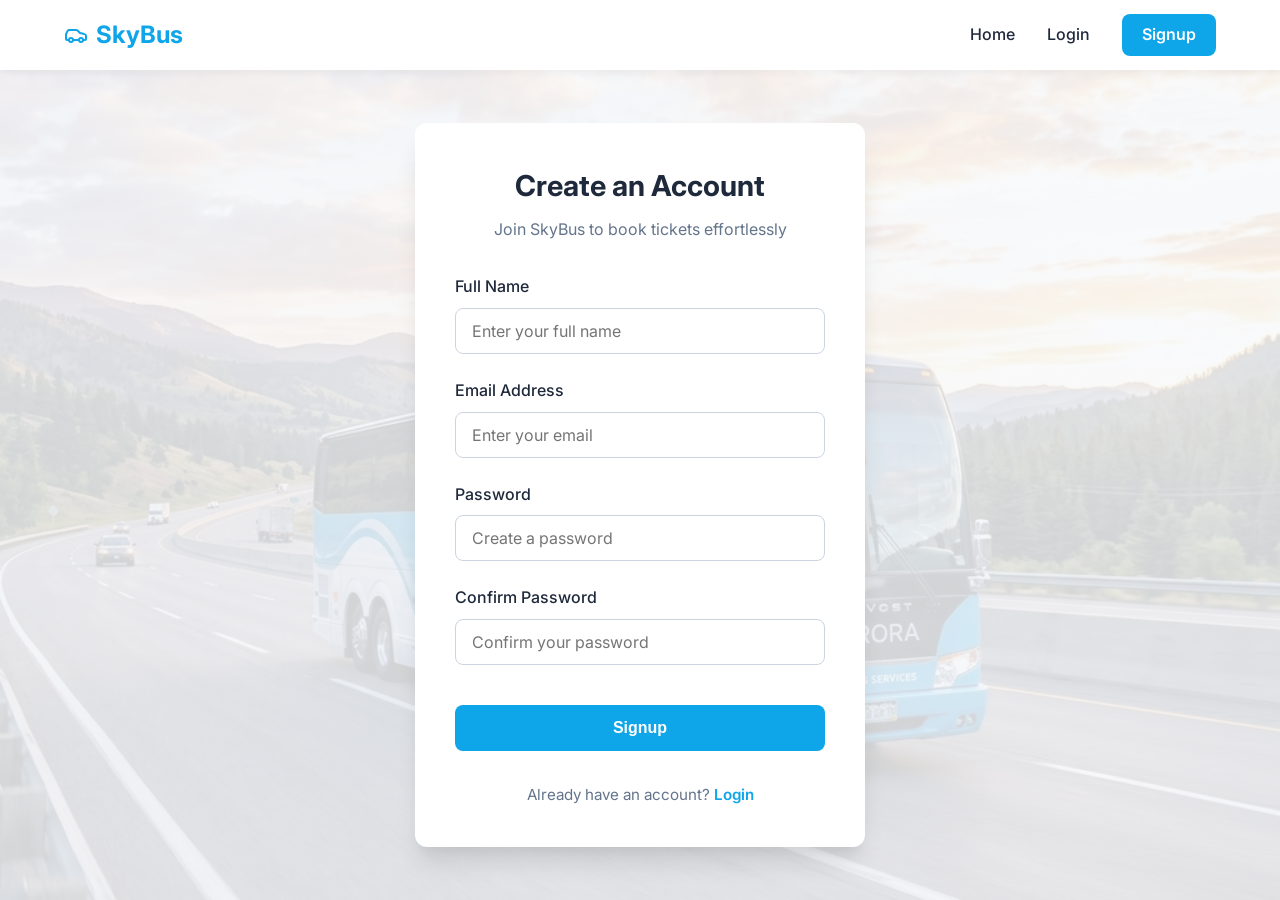
<file: project/pages/signup.html>
<!DOCTYPE html>
<html lang="en">
<head>
  <meta charset="UTF-8">
  <meta name="viewport" content="width=device-width, initial-scale=1.0">
  <title>Signup - SkyBus</title>
  <link href="https://fonts.googleapis.com/css2?family=Inter:wght@400;500;600;700&display=swap" rel="stylesheet">
  <link rel="stylesheet" href="../styles/global.css">
  <link rel="stylesheet" href="../styles/login.css"> <!-- Reusing login.css for auth card styles -->
</head>
<body class="auth-body">
  <div id="header-placeholder"></div>

  <main class="auth-main">
    <div class="auth-container">
      <div class="auth-card">
        <div class="auth-header">
          <h2>Create an Account</h2>
          <p>Join SkyBus to book tickets effortlessly</p>
        </div>
        
        <form id="signupForm" class="auth-form" novalidate>
          <div class="form-group">
            <label for="name">Full Name</label>
            <input type="text" id="name" class="form-control" placeholder="Enter your full name">
          </div>

          <div class="form-group">
            <label for="email">Email Address</label>
            <input type="email" id="email" class="form-control" placeholder="Enter your email">
          </div>
          
          <div class="form-group">
            <label for="password">Password</label>
            <input type="password" id="password" class="form-control" placeholder="Create a password">
          </div>

          <div class="form-group">
            <label for="confirmPassword">Confirm Password</label>
            <input type="password" id="confirmPassword" class="form-control" placeholder="Confirm your password">
          </div>
          
          <button type="submit" class="btn btn-primary auth-btn mt-3">Signup</button>
        </form>

        <div class="auth-footer">
          <p>Already have an account? <a href="login.html">Login</a></p>
        </div>
      </div>
    </div>
  </main>

  <script src="../js/main.js"></script>
</body>
</html>
</file>
<file: client/styles/global.css>
/* Global Styles for Bus Ticketing System */

:root {
  --primary-color: #2563eb;
  --secondary-color: #1e40af;
  --success-color: #10b981;
  --danger-color: #ef4444;
  --warning-color: #f59e0b;
  --dark-bg: #0f172a;
  --light-bg: #f8fafc;
  --card-bg: rgba(255, 255, 255, 0.95);
  --text-primary: #1e293b;
  --text-secondary: #64748b;
  --border-color: #e2e8f0;
  --shadow: 0 10px 30px rgba(0, 0, 0, 0.1);
  --shadow-lg: 0 20px 50px rgba(0, 0, 0, 0.15);
  --transition: all 0.3s cubic-bezier(0.4, 0, 0.2, 1);
}

* {
  margin: 0;
  padding: 0;
  box-sizing: border-box;
}

html, body {
  font-family: 'Segoe UI', Tahoma, Geneva, Verdana, sans-serif;
  background: linear-gradient(135deg, #667eea 0%, #764ba2 100%);
  min-height: 100vh;
  color: var(--text-primary);
  line-height: 1.6;
}

/* Typography */
h1 {
  font-size: 2.5rem;
  font-weight: 700;
  margin-bottom: 1rem;
  background: linear-gradient(135deg, #667eea 0%, #764ba2 100%);
  -webkit-background-clip: text;
  -webkit-text-fill-color: transparent;
  background-clip: text;
}

h2 {
  font-size: 1.875rem;
  font-weight: 600;
  margin-bottom: 0.75rem;
  color: var(--text-primary);
}

h3 {
  font-size: 1.25rem;
  font-weight: 600;
  color: var(--text-primary);
}

p {
  color: var(--text-secondary);
  line-height: 1.7;
}

/* Containers */
.container {
  max-width: 1200px;
  margin: 0 auto;
  padding: 0 20px;
}

.card {
  background: var(--card-bg);
  border-radius: 16px;
  padding: 2rem;
  box-shadow: var(--shadow);
  border: 1px solid rgba(255, 255, 255, 0.2);
  backdrop-filter: blur(10px);
  transition: var(--transition);
}

.card:hover {
  transform: translateY(-5px);
  box-shadow: var(--shadow-lg);
}

.glass-card {
  background: rgba(255, 255, 255, 0.85);
  backdrop-filter: blur(30px);
  border: 1px solid rgba(255, 255, 255, 0.25);
  border-radius: 20px;
  padding: 2.5rem;
  box-shadow: 0 8px 32px rgba(31, 38, 135, 0.15);
}

/* Buttons */
.btn {
  padding: 12px 28px;
  border: none;
  border-radius: 10px;
  font-size: 1rem;
  font-weight: 600;
  cursor: pointer;
  transition: var(--transition);
  display: inline-flex;
  align-items: center;
  justify-content: center;
  gap: 8px;
  text-decoration: none;
  text-transform: uppercase;
  letter-spacing: 0.5px;
}

.btn-primary {
  background: linear-gradient(135deg, #667eea 0%, #764ba2 100%);
  color: white;
  box-shadow: 0 5px 15px rgba(102, 126, 234, 0.4);
}

.btn-primary:hover {
  transform: translateY(-2px);
  box-shadow: 0 8px 25px rgba(102, 126, 234, 0.6);
}

.btn-primary:active {
  transform: translateY(0);
}

.btn-secondary {
  background: white;
  color: var(--primary-color);
  border: 2px solid var(--primary-color);
}

.btn-secondary:hover {
  background: var(--primary-color);
  color: white;
}

.btn-success {
  background: var(--success-color);
  color: white;
  box-shadow: 0 5px 15px rgba(16, 185, 129, 0.4);
}

.btn-success:hover {
  transform: translateY(-2px);
  box-shadow: 0 8px 25px rgba(16, 185, 129, 0.6);
}

.btn-sm {
  padding: 8px 16px;
  font-size: 0.875rem;
}

.btn-block {
  width: 100%;
}

/* Form Elements */
.form-group {
  margin-bottom: 1.5rem;
}

.form-label {
  display: block;
  margin-bottom: 0.5rem;
  font-weight: 600;
  color: var(--text-primary);
  font-size: 0.95rem;
}

.form-input,
.form-select,
.form-textarea {
  width: 100%;
  padding: 12px 16px;
  border: 2px solid var(--border-color);
  border-radius: 10px;
  font-size: 1rem;
  font-family: inherit;
  transition: var(--transition);
  background: white;
  color: var(--text-primary);
}

.form-input:focus,
.form-select:focus,
.form-textarea:focus {
  outline: none;
  border-color: var(--primary-color);
  box-shadow: 0 0 0 3px rgba(37, 99, 235, 0.1);
}

.form-input::placeholder {
  color: var(--text-secondary);
}

.form-error {
  color: var(--danger-color);
  font-size: 0.875rem;
  margin-top: 0.25rem;
  display: none;
}

.form-error.show {
  display: block;
}

.input-password-wrapper {
  position: relative;
}

.toggle-password {
  position: absolute;
  right: 15px;
  top: 50%;
  transform: translateY(-50%);
  background: none;
  border: none;
  cursor: pointer;
  color: var(--text-secondary);
  font-size: 1.2rem;
  transition: var(--transition);
}

.toggle-password:hover {
  color: var(--primary-color);
}

/* Navbar */
.navbar {
  background: rgba(255, 255, 255, 0.95);
  backdrop-filter: blur(30px);
  padding: 1rem 0;
  box-shadow: 0 2px 10px rgba(0, 0, 0, 0.08);
  position: sticky;
  top: 0;
  z-index: 100;
}

.nav-container {
  max-width: 1200px;
  margin: 0 auto;
  padding: 0 20px;
  display: flex;
  justify-content: space-between;
  align-items: center;
}

.nav-brand {
  font-size: 1.5rem;
  font-weight: 700;
  background: linear-gradient(135deg, #667eea 0%, #764ba2 100%);
  -webkit-background-clip: text;
  -webkit-text-fill-color: transparent;
  background-clip: text;
  text-decoration: none;
}

.nav-links {
  display: flex;
  list-style: none;
  gap: 2rem;
  align-items: center;
}

.nav-links a {
  text-decoration: none;
  color: var(--text-primary);
  font-weight: 500;
  transition: var(--transition);
  position: relative;
}

.nav-links a:hover {
  color: var(--primary-color);
}

.nav-links a::after {
  content: '';
  position: absolute;
  bottom: -5px;
  left: 0;
  width: 0;
  height: 2px;
  background: linear-gradient(135deg, #667eea 0%, #764ba2 100%);
  transition: var(--transition);
}

.nav-links a:hover::after {
  width: 100%;
}

.nav-btn {
  margin-left: 1rem;
}

/* Modals */
.modal {
  display: none;
  position: fixed;
  z-index: 1000;
  left: 0;
  top: 0;
  width: 100%;
  height: 100%;
  background-color: rgba(0, 0, 0, 0.6);
  backdrop-filter: blur(5px);
  animation: fadeIn 0.3s ease;
}

.modal.show {
  display: flex;
  align-items: center;
  justify-content: center;
}

.modal-content {
  background: white;
  padding: 2rem;
  border-radius: 20px;
  box-shadow: var(--shadow-lg);
  max-width: 500px;
  width: 90%;
  animation: slideUp 0.3s ease;
  text-align: center;
}

.modal-header {
  margin-bottom: 1.5rem;
}

.modal-body {
  margin-bottom: 1.5rem;
}

.modal-footer {
  display: flex;
  gap: 1rem;
  justify-content: center;
}

.close-modal {
  background: none;
  border: none;
  font-size: 1.5rem;
  cursor: pointer;
  color: var(--text-secondary);
  position: absolute;
  top: 1rem;
  right: 1rem;
  transition: var(--transition);
}

.close-modal:hover {
  color: var(--text-primary);
}

/* Animations */
@keyframes fadeIn {
  from {
    opacity: 0;
  }
  to {
    opacity: 1;
  }
}

@keyframes slideUp {
  from {
    transform: translateY(50px);
    opacity: 0;
  }
  to {
    transform: translateY(0);
    opacity: 1;
  }
}

@keyframes slideDown {
  from {
    transform: translateY(-50px);
    opacity: 0;
  }
  to {
    transform: translateY(0);
    opacity: 1;
  }
}

@keyframes pulse {
  0%, 100% {
    opacity: 1;
  }
  50% {
    opacity: 0.5;
  }
}

@keyframes bounce {
  0%, 100% {
    transform: translateY(0);
  }
  50% {
    transform: translateY(-10px);
  }
}

/* Alerts */
.alert {
  padding: 1rem 1.5rem;
  border-radius: 10px;
  margin-bottom: 1rem;
  display: flex;
  align-items: center;
  gap: 1rem;
  animation: slideDown 0.3s ease;
}

.alert-success {
  background: rgba(16, 185, 129, 0.1);
  color: var(--success-color);
  border: 1px solid var(--success-color);
}

.alert-error {
  background: rgba(239, 68, 68, 0.1);
  color: var(--danger-color);
  border: 1px solid var(--danger-color);
}

.alert-warning {
  background: rgba(245, 158, 11, 0.1);
  color: var(--warning-color);
  border: 1px solid var(--warning-color);
}

/* Success Popup */
.success-animation {
  animation: bounce 0.6s ease;
}

.checkmark {
  width: 80px;
  height: 80px;
  border-radius: 50%;
  background: var(--success-color);
  display: flex;
  align-items: center;
  justify-content: center;
  margin: 0 auto 1rem;
  font-size: 2rem;
  color: white;
  animation: pulse 1s ease infinite;
}

/* Responsive */
@media (max-width: 768px) {
  h1 {
    font-size: 2rem;
  }

  h2 {
    font-size: 1.5rem;
  }

  .card,
  .glass-card {
    padding: 1.5rem;
  }

  .nav-links {
    gap: 1rem;
  }

  .nav-links a {
    font-size: 0.9rem;
  }

  .modal-content {
    padding: 1.5rem;
  }
}

@media (max-width: 480px) {
  h1 {
    font-size: 1.5rem;
  }

  h2 {
    font-size: 1.25rem;
  }

  .card,
  .glass-card {
    padding: 1rem;
  }

  .btn {
    padding: 10px 20px;
    font-size: 0.875rem;
  }

  .form-input,
  .form-select {
    font-size: 16px; /* Prevents zoom on iOS */
  }

  .nav-links {
    gap: 0.5rem;
  }
}
</file>
<file: client/styles/booking.css>
/* Booking Page Styles */

.booking-body {
  background: linear-gradient(135deg, #f5f7fa 0%, #c3cfe2 100%);
}

.booking-header {
  background: linear-gradient(135deg, #667eea 0%, #764ba2 100%);
  padding: 2rem 0;
  margin-bottom: 2rem;
}

.search-container {
  max-width: 1200px;
  margin: 0 auto;
  padding: 0 20px;
}

.search-card {
  background: white;
  border-radius: 15px;
  padding: 2rem;
  box-shadow: 0 10px 30px rgba(0, 0, 0, 0.1);
}

.search-title {
  color: #667eea;
  font-size: 1.25rem;
  font-weight: 700;
  margin-bottom: 1.5rem;
}

.search-grid {
  display: grid;
  grid-template-columns: repeat(auto-fit, minmax(200px, 1fr));
  gap: 1.5rem;
  margin-bottom: 1.5rem;
}

.search-field {
  display: flex;
  flex-direction: column;
}

.search-label {
  font-weight: 600;
  color: #1e293b;
  margin-bottom: 0.5rem;
  font-size: 0.95rem;
}

.search-input,
.search-select {
  padding: 12px 15px;
  border: 2px solid #e2e8f0;
  border-radius: 8px;
  font-size: 1rem;
  font-family: inherit;
  transition: var(--transition);
  background: white;
}

.search-input:focus,
.search-select:focus {
  outline: none;
  border-color: #667eea;
  box-shadow: 0 0 0 3px rgba(102, 126, 234, 0.1);
}

.search-button-group {
  display: flex;
  gap: 1rem;
  justify-content: flex-end;
}

.search-btn {
  padding: 12px 30px;
  background: linear-gradient(135deg, #667eea 0%, #764ba2 100%);
  color: white;
  border: none;
  border-radius: 8px;
  font-weight: 700;
  cursor: pointer;
  transition: var(--transition);
  text-transform: uppercase;
  letter-spacing: 0.5px;
}

.search-btn:hover {
  transform: translateY(-2px);
  box-shadow: 0 8px 20px rgba(102, 126, 234, 0.4);
}

.reset-btn {
  padding: 12px 30px;
  background: white;
  color: #667eea;
  border: 2px solid #667eea;
  border-radius: 8px;
  font-weight: 700;
  cursor: pointer;
  transition: var(--transition);
  text-transform: uppercase;
  letter-spacing: 0.5px;
}

.reset-btn:hover {
  background: #667eea;
  color: white;
}

/* Results Section */
.results-section {
  max-width: 1200px;
  margin: 0 auto;
  padding: 0 20px;
  margin-bottom: 2rem;
}

.results-header {
  display: flex;
  justify-content: space-between;
  align-items: center;
  margin-bottom: 1.5rem;
  flex-wrap: wrap;
  gap: 1rem;
}

.results-count {
  color: #64748b;
  font-weight: 600;
}

.sort-select {
  padding: 8px 12px;
  border: 2px solid #e2e8f0;
  border-radius: 8px;
  background: white;
  cursor: pointer;
  transition: var(--transition);
}

.sort-select:hover {
  border-color: #667eea;
}

.bus-grid {
  display: grid;
  gap: 1.5rem;
}

/* Bus Card */
.bus-card {
  background: white;
  border-radius: 12px;
  padding: 1.5rem;
  box-shadow: 0 5px 15px rgba(0, 0, 0, 0.08);
  transition: var(--transition);
  display: flex;
  gap: 1.5rem;
  align-items: flex-start;
}

.bus-card:hover {
  transform: translateY(-5px);
  box-shadow: 0 15px 40px rgba(0, 0, 0, 0.12);
}

.bus-logo {
  font-size: 2.5rem;
  min-width: 60px;
  text-align: center;
}

.bus-details {
  flex: 1;
  min-width: 0;
}

.bus-name {
  font-size: 1.125rem;
  font-weight: 700;
  color: #1e293b;
  margin-bottom: 0.5rem;
}

.bus-badges {
  display: flex;
  gap: 0.5rem;
  margin-bottom: 1rem;
  flex-wrap: wrap;
}

.badge {
  display: inline-block;
  padding: 4px 12px;
  border-radius: 20px;
  font-size: 0.75rem;
  font-weight: 700;
  text-transform: uppercase;
  letter-spacing: 0.5px;
}

.badge-ac {
  background: #dbeafe;
  color: #0369a1;
}

.badge-non-ac {
  background: #fef3c7;
  color: #92400e;
}

.bus-timing {
  display: flex;
  gap: 2rem;
  margin-bottom: 1rem;
  font-size: 0.95rem;
}

.timing-item {
  display: flex;
  flex-direction: column;
  gap: 0.25rem;
}

.time {
  font-size: 1.125rem;
  font-weight: 700;
  color: #1e293b;
}

.time-label {
  font-size: 0.8rem;
  color: #64748b;
  text-transform: uppercase;
}

.duration {
  color: #64748b;
  font-size: 0.9rem;
}

.bus-info {
  display: flex;
  gap: 1.5rem;
  margin-bottom: 1rem;
  flex-wrap: wrap;
  padding-bottom: 1rem;
  border-bottom: 1px solid #e2e8f0;
}

.info-item {
  display: flex;
  align-items: center;
  gap: 0.5rem;
  font-size: 0.9rem;
  color: #64748b;
}

.seats-price {
  display: flex;
  justify-content: space-between;
  align-items: center;
  gap: 1rem;
}

.seats-available {
  color: #10b981;
  font-weight: 700;
  font-size: 0.95rem;
}

.price-section {
  display: flex;
  flex-direction: column;
  align-items: flex-end;
  gap: 0.5rem;
}

.price {
  font-size: 1.5rem;
  font-weight: 700;
  color: #667eea;
}

.price-label {
  font-size: 0.8rem;
  color: #64748b;
}

.book-btn {
  padding: 10px 24px;
  background: linear-gradient(135deg, #667eea 0%, #764ba2 100%);
  color: white;
  border: none;
  border-radius: 8px;
  font-weight: 700;
  cursor: pointer;
  transition: var(--transition);
  text-transform: uppercase;
  font-size: 0.875rem;
  letter-spacing: 0.5px;
}

.book-btn:hover {
  transform: translateY(-2px);
  box-shadow: 0 5px 15px rgba(102, 126, 234, 0.4);
}

/* No Results */
.no-results {
  text-align: center;
  padding: 3rem;
  background: white;
  border-radius: 12px;
  color: #64748b;
}

.no-results-icon {
  font-size: 3rem;
  margin-bottom: 1rem;
  opacity: 0.5;
}

/* Seat Selection Modal */
.seat-modal-body {
  max-height: 80vh;
  overflow-y: auto;
}

.seat-layout {
  background: white;
  padding: 2rem;
  border-radius: 12px;
  margin-bottom: 1.5rem;
}

.seat-info {
  display: flex;
  gap: 2rem;
  justify-content: center;
  margin-bottom: 1.5rem;
  flex-wrap: wrap;
}

.seat-info-item {
  display: flex;
  align-items: center;
  gap: 0.75rem;
  font-size: 0.9rem;
}

.seat-sample {
  width: 30px;
  height: 30px;
  border: 2px solid #ccc;
  border-radius: 6px;
  display: flex;
  align-items: center;
  justify-content: center;
}

.seat-sample.available {
  background: #dbeafe;
  border-color: #0369a1;
}

.seat-sample.selected {
  background: #667eea;
  border-color: #667eea;
}

.seat-sample.occupied {
  background: #e5e7eb;
  border-color: #9ca3af;
}

.seats-grid {
  display: grid;
  grid-template-columns: repeat(auto-fit, minmax(50px, 1fr));
  gap: 0.75rem;
  margin-bottom: 1.5rem;
  max-width: 500px;
  margin-left: auto;
  margin-right: auto;
}

.seat {
  width: 50px;
  height: 50px;
  border: 2px solid #ccc;
  border-radius: 6px;
  background: #dbeafe;
  cursor: pointer;
  display: flex;
  align-items: center;
  justify-content: center;
  font-weight: 700;
  font-size: 0.8rem;
  color: #0369a1;
  transition: var(--transition);
}

.seat:hover:not(.occupied) {
  transform: scale(1.1);
  box-shadow: 0 5px 15px rgba(102, 126, 234, 0.3);
}

.seat.selected {
  background: #667eea;
  border-color: #667eea;
  color: white;
}

.seat.occupied {
  background: #e5e7eb;
  border-color: #9ca3af;
  color: #6b7280;
  cursor: not-allowed;
}

.selected-seats {
  background: #f8fafc;
  padding: 1rem;
  border-radius: 8px;
  margin-bottom: 1.5rem;
  text-align: center;
}

.selected-seats-label {
  font-weight: 600;
  color: #1e293b;
  margin-bottom: 0.5rem;
}

.selected-seats-list {
  color: #667eea;
  font-weight: 700;
  font-size: 1.1rem;
}

/* Booking Summary */
.booking-summary {
  background: #f8fafc;
  padding: 1.5rem;
  border-radius: 12px;
  margin-bottom: 1.5rem;
}

.summary-item {
  display: flex;
  justify-content: space-between;
  margin-bottom: 0.75rem;
  font-size: 0.95rem;
}

.summary-item.total {
  font-weight: 700;
  font-size: 1.1rem;
  color: #667eea;
  padding-top: 0.75rem;
  border-top: 2px solid #e2e8f0;
  margin-top: 0.75rem;
}

/* Form Section */
.form-section {
  background: white;
  padding: 1.5rem;
  border-radius: 12px;
  margin-bottom: 1.5rem;
}

.form-section-title {
  font-weight: 700;
  font-size: 1.1rem;
  color: #1e293b;
  margin-bottom: 1rem;
  display: flex;
  align-items: center;
  gap: 0.5rem;
}

.form-section-title::before {
  content: '';
  width: 4px;
  height: 20px;
  background: #667eea;
  border-radius: 2px;
}

.passenger-form-grid {
  display: grid;
  grid-template-columns: repeat(auto-fit, minmax(200px, 1fr));
  gap: 1rem;
  margin-bottom: 1rem;
}

.passenger-form-item {
  display: flex;
  flex-direction: column;
}

.passenger-label {
  font-weight: 600;
  color: #1e293b;
  margin-bottom: 0.5rem;
  font-size: 0.95rem;
}

.passenger-input,
.passenger-select {
  padding: 10px 12px;
  border: 2px solid #e2e8f0;
  border-radius: 8px;
  font-size: 0.95rem;
  font-family: inherit;
  transition: var(--transition);
}

.passenger-input:focus,
.passenger-select:focus {
  outline: none;
  border-color: #667eea;
  box-shadow: 0 0 0 3px rgba(102, 126, 234, 0.1);
}

/* Payment Section */
.payment-methods {
  display: grid;
  grid-template-columns: repeat(auto-fit, minmax(150px, 1fr));
  gap: 1rem;
  margin-bottom: 1.5rem;
}

.payment-option {
  padding: 1rem;
  border: 2px solid #e2e8f0;
  border-radius: 8px;
  text-align: center;
  cursor: pointer;
  transition: var(--transition);
  background: white;
}

.payment-option:hover {
  border-color: #667eea;
  background: #f8fafc;
}

.payment-option.selected {
  border-color: #667eea;
  background: #f0f4ff;
}

.payment-icon {
  font-size: 2rem;
  margin-bottom: 0.5rem;
}

.payment-label {
  font-weight: 600;
  color: #1e293b;
  font-size: 0.95rem;
}

/* Pay Button */
.pay-btn {
  width: 100%;
  padding: 14px;
  background: linear-gradient(135deg, #10b981 0%, #059669 100%);
  color: white;
  border: none;
  border-radius: 10px;
  font-size: 1rem;
  font-weight: 700;
  cursor: pointer;
  transition: var(--transition);
  text-transform: uppercase;
  letter-spacing: 0.5px;
  box-shadow: 0 5px 15px rgba(16, 185, 129, 0.4);
}

.pay-btn:hover {
  transform: translateY(-2px);
  box-shadow: 0 8px 25px rgba(16, 185, 129, 0.6);
}

.pay-btn:disabled {
  opacity: 0.6;
  cursor: not-allowed;
}

/* Ticket Display */
.ticket-display {
  background: white;
  border-radius: 12px;
  overflow: hidden;
  box-shadow: var(--shadow-lg);
}

.ticket-header {
  background: linear-gradient(135deg, #667eea 0%, #764ba2 100%);
  color: white;
  padding: 1.5rem;
  text-align: center;
}

.ticket-id {
  font-size: 1.1rem;
  font-weight: 700;
  margin-bottom: 0.5rem;
}

.ticket-status {
  font-size: 0.9rem;
  opacity: 0.9;
}

.ticket-body {
  padding: 2rem;
}

.ticket-info {
  display: grid;
  grid-template-columns: repeat(auto-fit, minmax(150px, 1fr));
  gap: 1.5rem;
  margin-bottom: 1.5rem;
}

.ticket-info-item {
  border-bottom: 2px dashed #e2e8f0;
  padding-bottom: 1rem;
}

.ticket-info-label {
  font-size: 0.85rem;
  color: #64748b;
  text-transform: uppercase;
  font-weight: 700;
  margin-bottom: 0.5rem;
}

.ticket-info-value {
  font-size: 1.125rem;
  font-weight: 700;
  color: #1e293b;
}

/* Responsive */
@media (max-width: 768px) {
  .search-grid {
    grid-template-columns: 1fr;
  }

  .search-button-group {
    flex-direction: column;
  }

  .search-btn,
  .reset-btn {
    width: 100%;
  }

  .bus-card {
    flex-direction: column;
  }

  .seats-price {
    flex-direction: column;
    align-items: flex-start;
  }

  .seats-grid {
    grid-template-columns: repeat(6, 1fr);
  }

  .seat {
    width: 40px;
    height: 40px;
    font-size: 0.7rem;
  }

  .passenger-form-grid {
    grid-template-columns: 1fr;
  }

  .payment-methods {
    grid-template-columns: repeat(3, 1fr);
  }

  .ticket-info {
    grid-template-columns: 1fr;
  }
}

@media (max-width: 480px) {
  .search-card {
    padding: 1rem;
  }

  .bus-card {
    padding: 1rem;
    gap: 1rem;
  }

  .bus-timing {
    gap: 1rem;
    font-size: 0.85rem;
  }

  .bus-info {
    gap: 1rem;
  }

  .seats-grid {
    grid-template-columns: repeat(5, 1fr);
  }

  .seat {
    width: 35px;
    height: 35px;
    font-size: 0.65rem;
  }

  .form-section {
    padding: 1rem;
  }

  .payment-methods {
    grid-template-columns: 1fr;
  }
}
</file>
<file: client/styles/forgot-password.css>
/* Forgot Password Page Styles */

.forgot-container {
  min-height: 100vh;
  display: flex;
  align-items: center;
  justify-content: center;
  padding: 20px;
  background: linear-gradient(135deg, #667eea 0%, #764ba2 100%);
}

.forgot-card {
  width: 100%;
  max-width: 450px;
}

.forgot-header {
  text-align: center;
  margin-bottom: 2.5rem;
}

.back-link {
  display: inline-flex;
  align-items: center;
  gap: 0.5rem;
  color: white;
  text-decoration: none;
  font-weight: 600;
  margin-bottom: 1.5rem;
  transition: var(--transition);
  cursor: pointer;
}

.back-link:hover {
  transform: translateX(-5px);
}

.forgot-header h2 {
  color: white;
  font-size: 2rem;
  margin-bottom: 0.75rem;
}

.forgot-header p {
  color: rgba(255, 255, 255, 0.8);
  font-size: 0.95rem;
}

.illustration {
  font-size: 4rem;
  text-align: center;
  margin-bottom: 1.5rem;
  animation: bounce 2s ease infinite;
}

.info-box {
  background: rgba(255, 255, 255, 0.1);
  border: 1px solid rgba(255, 255, 255, 0.2);
  border-radius: 10px;
  padding: 1rem;
  margin-bottom: 1.5rem;
  color: rgba(255, 255, 255, 0.9);
  font-size: 0.9rem;
  text-align: center;
}

.forgot-form-group {
  margin-bottom: 1.5rem;
}

.forgot-label {
  display: block;
  margin-bottom: 0.5rem;
  font-weight: 600;
  color: white;
  font-size: 0.95rem;
}

.forgot-input {
  width: 100%;
  padding: 14px 16px;
  border: 2px solid rgba(255, 255, 255, 0.3);
  border-radius: 10px;
  font-size: 1rem;
  background: rgba(255, 255, 255, 0.1);
  color: white;
  transition: var(--transition);
}

.forgot-input::placeholder {
  color: rgba(255, 255, 255, 0.6);
}

.forgot-input:focus {
  outline: none;
  border-color: white;
  background: rgba(255, 255, 255, 0.15);
  box-shadow: 0 0 0 3px rgba(255, 255, 255, 0.1);
}

.forgot-error {
  color: #fca5a5;
  font-size: 0.875rem;
  margin-top: 0.25rem;
  display: none;
}

.forgot-error.show {
  display: block;
}

.send-otp-btn {
  width: 100%;
  padding: 14px;
  background: white;
  color: #667eea;
  border: none;
  border-radius: 10px;
  font-size: 1rem;
  font-weight: 700;
  cursor: pointer;
  transition: var(--transition);
  text-transform: uppercase;
  letter-spacing: 0.5px;
  box-shadow: 0 8px 20px rgba(0, 0, 0, 0.2);
}

.send-otp-btn:hover {
  transform: translateY(-2px);
  box-shadow: 0 12px 30px rgba(0, 0, 0, 0.3);
}

.send-otp-btn:active {
  transform: translateY(0);
}

.send-otp-btn:disabled {
  opacity: 0.7;
  cursor: not-allowed;
  transform: none;
}

.forgot-footer {
  text-align: center;
  margin-top: 1.5rem;
  color: rgba(255, 255, 255, 0.8);
  font-size: 0.9rem;
}

.forgot-footer a {
  color: white;
  text-decoration: none;
  font-weight: 700;
  transition: var(--transition);
}

.forgot-footer a:hover {
  text-decoration: underline;
}

@media (max-width: 480px) {
  .forgot-card {
    max-width: 100%;
  }

  .forgot-header h2 {
    font-size: 1.5rem;
  }

  .illustration {
    font-size: 3rem;
  }
}
</file>
<file: client/styles/login.css>
/* Login Page Styles */

.login-container {
  min-height: 100vh;
  display: flex;
  align-items: center;
  justify-content: center;
  padding: 20px;
  background: linear-gradient(135deg, #667eea 0%, #764ba2 100%);
}

.login-card {
  width: 100%;
  max-width: 420px;
}

.login-header {
  text-align: center;
  margin-bottom: 2rem;
}

.logo {
  font-size: 3rem;
  margin-bottom: 1rem;
}

.logo-text {
  font-size: 2.5rem;
  font-weight: 700;
  background: linear-gradient(135deg, #667eea 0%, #764ba2 100%);
  -webkit-background-clip: text;
  -webkit-text-fill-color: transparent;
  background-clip: text;
  margin-bottom: 0.5rem;
}

.login-header p {
  color: #64748b;
  font-size: 0.95rem;
}

.form-divider {
  display: flex;
  align-items: center;
  margin: 1.5rem 0;
  gap: 1rem;
}

.form-divider::before,
.form-divider::after {
  content: '';
  flex: 1;
  height: 1px;
  background: var(--border-color);
}

.form-divider span {
  color: var(--text-secondary);
  font-size: 0.875rem;
}

.social-buttons {
  display: flex;
  gap: 1rem;
  margin-bottom: 1.5rem;
}

.social-btn {
  flex: 1;
  padding: 12px 16px;
  border: 2px solid var(--border-color);
  background: white;
  border-radius: 10px;
  cursor: pointer;
  transition: var(--transition);
  display: flex;
  align-items: center;
  justify-content: center;
  gap: 8px;
  font-weight: 600;
  font-size: 0.9rem;
}

.social-btn:hover {
  border-color: var(--primary-color);
  background: rgba(37, 99, 235, 0.05);
}

.remember-forgot {
  display: flex;
  justify-content: space-between;
  align-items: center;
  margin-bottom: 1.5rem;
  font-size: 0.9rem;
}

.checkbox-wrapper {
  display: flex;
  align-items: center;
  gap: 0.5rem;
  cursor: pointer;
}

.checkbox {
  width: 18px;
  height: 18px;
  cursor: pointer;
  accent-color: var(--primary-color);
}

.forgot-link {
  color: var(--primary-color);
  text-decoration: none;
  font-weight: 600;
  transition: var(--transition);
}

.forgot-link:hover {
  text-decoration: underline;
}

.login-footer {
  text-align: center;
  margin-top: 1.5rem;
  color: var(--text-secondary);
}

.signup-link {
  color: var(--primary-color);
  text-decoration: none;
  font-weight: 600;
  cursor: pointer;
  transition: var(--transition);
}

.signup-link:hover {
  text-decoration: underline;
}

.alert-container {
  margin-bottom: 1rem;
}

@media (max-width: 480px) {
  .login-card {
    max-width: 100%;
  }

  .logo-text {
    font-size: 1.875rem;
  }

  .social-buttons {
    flex-direction: column;
  }
}
</file>
<file: client/styles/otp.css>
/* OTP Verification Page Styles */

.otp-container {
  min-height: 100vh;
  display: flex;
  align-items: center;
  justify-content: center;
  padding: 20px;
  background: linear-gradient(135deg, #667eea 0%, #764ba2 100%);
}

.otp-card {
  width: 100%;
  max-width: 450px;
}

.otp-header {
  text-align: center;
  margin-bottom: 2.5rem;
}

.otp-header h2 {
  color: white;
  font-size: 2rem;
  margin-bottom: 0.5rem;
}

.otp-header p {
  color: rgba(255, 255, 255, 0.8);
  font-size: 0.95rem;
  margin-bottom: 1rem;
}

.otp-email {
  color: white;
  font-weight: 600;
  margin-bottom: 0.5rem;
}

.otp-inputs-wrapper {
  display: flex;
  gap: 10px;
  justify-content: center;
  margin-bottom: 2rem;
}

.otp-input {
  width: 60px;
  height: 60px;
  text-align: center;
  font-size: 1.5rem;
  font-weight: 700;
  border: 2px solid rgba(255, 255, 255, 0.3);
  border-radius: 12px;
  background: rgba(255, 255, 255, 0.1);
  color: white;
  transition: var(--transition);
  caret-color: white;
}

.otp-input:focus {
  outline: none;
  border-color: white;
  background: rgba(255, 255, 255, 0.15);
  box-shadow: 0 0 0 3px rgba(255, 255, 255, 0.1);
}

.otp-input::placeholder {
  color: rgba(255, 255, 255, 0.4);
  font-size: 1rem;
}

.timer-section {
  text-align: center;
  margin-bottom: 2rem;
  padding: 1.5rem;
  background: rgba(255, 255, 255, 0.1);
  border-radius: 12px;
}

.timer-text {
  color: rgba(255, 255, 255, 0.8);
  font-size: 0.95rem;
  margin-bottom: 0.5rem;
}

.timer-count {
  font-size: 2rem;
  font-weight: 700;
  color: white;
  font-family: 'Courier New', monospace;
}

.timer-count.warning {
  color: #fbbf24;
  animation: pulse 1s ease infinite;
}

.verify-btn {
  width: 100%;
  padding: 14px;
  background: white;
  color: #667eea;
  border: none;
  border-radius: 10px;
  font-size: 1rem;
  font-weight: 700;
  cursor: pointer;
  transition: var(--transition);
  text-transform: uppercase;
  letter-spacing: 0.5px;
  box-shadow: 0 8px 20px rgba(0, 0, 0, 0.2);
  margin-bottom: 1rem;
}

.verify-btn:hover {
  transform: translateY(-2px);
  box-shadow: 0 12px 30px rgba(0, 0, 0, 0.3);
}

.verify-btn:active {
  transform: translateY(0);
}

.verify-btn:disabled {
  opacity: 0.6;
  cursor: not-allowed;
}

.resend-section {
  text-align: center;
}

.resend-text {
  color: rgba(255, 255, 255, 0.8);
  font-size: 0.9rem;
  margin-bottom: 0.75rem;
}

.resend-btn {
  background: none;
  border: 2px solid white;
  color: white;
  padding: 10px 20px;
  border-radius: 8px;
  font-size: 0.9rem;
  font-weight: 700;
  cursor: pointer;
  transition: var(--transition);
  text-transform: uppercase;
  letter-spacing: 0.5px;
}

.resend-btn:hover:not(:disabled) {
  background: white;
  color: #667eea;
  transform: translateY(-2px);
}

.resend-btn:disabled {
  opacity: 0.5;
  cursor: not-allowed;
}

.otp-info {
  text-align: center;
  margin-top: 1.5rem;
  color: rgba(255, 255, 255, 0.7);
  font-size: 0.85rem;
}

.otp-info a {
  color: white;
  text-decoration: none;
  font-weight: 700;
  cursor: pointer;
  transition: var(--transition);
}

.otp-info a:hover {
  text-decoration: underline;
}

@media (max-width: 480px) {
  .otp-card {
    max-width: 100%;
  }

  .otp-header h2 {
    font-size: 1.5rem;
  }

  .otp-input {
    width: 50px;
    height: 50px;
    font-size: 1.25rem;
  }

  .otp-inputs-wrapper {
    gap: 8px;
  }

  .timer-count {
    font-size: 1.5rem;
  }
}
</file>
<file: project/styles/global.css>
:root {
  --primary-color: #0ea5e9; /* Sky Blue */
  --primary-hover: #0284c7;
  --secondary-color: #f0f9ff;
  --text-dark: #1e293b;
  --text-light: #64748b;
  --bg-white: #ffffff;
  --bg-light: #f8fafc;
  --border-radius: 8px;
  --box-shadow: 0 4px 6px -1px rgba(0, 0, 0, 0.1), 0 2px 4px -1px rgba(0, 0, 0, 0.06);
  --box-shadow-hover: 0 10px 15px -3px rgba(0, 0, 0, 0.1), 0 4px 6px -2px rgba(0, 0, 0, 0.05);
  --transition: all 0.3s ease;
}

* {
  margin: 0;
  padding: 0;
  box-sizing: border-box;
}

body {
  font-family: 'Inter', 'Segoe UI', Roboto, Helvetica, Arial, sans-serif;
  color: var(--text-dark);
  background-color: var(--bg-light);
  line-height: 1.6;
}

a {
  text-decoration: none;
  color: var(--primary-color);
  transition: var(--transition);
}

a:hover {
  color: var(--primary-hover);
}

ul {
  list-style: none;
}

/* Global Button Styles */
.btn {
  display: inline-block;
  padding: 0.75rem 1.5rem;
  border-radius: var(--border-radius);
  font-weight: 600;
  cursor: pointer;
  border: none;
  transition: var(--transition);
  text-align: center;
}

.btn-primary {
  background-color: var(--primary-color);
  color: var(--bg-white);
}

.btn-primary:hover {
  background-color: var(--primary-hover);
  color: var(--bg-white);
  box-shadow: var(--box-shadow);
  transform: translateY(-2px);
}

.btn-outline {
  background-color: transparent;
  color: var(--primary-color);
  border: 2px solid var(--primary-color);
}

.btn-outline:hover {
  background-color: var(--primary-color);
  color: var(--bg-white);
}

/* Inputs */
.form-group {
  margin-bottom: 1.5rem;
}

.form-group label {
  display: block;
  margin-bottom: 0.5rem;
  font-weight: 500;
  color: var(--text-dark);
}

.form-control {
  width: 100%;
  padding: 0.75rem 1rem;
  border: 1px solid #cbd5e1;
  border-radius: var(--border-radius);
  font-family: inherit;
  font-size: 1rem;
  transition: var(--transition);
}

.form-control:focus {
  outline: none;
  border-color: var(--primary-color);
  box-shadow: 0 0 0 3px rgba(14, 165, 233, 0.2);
}

/* Utility Classes */
.container {
  width: 100%;
  max-width: 1200px;
  margin: 0 auto;
  padding: 0 1.5rem;
}

.text-center { text-align: center; }
.mt-1 { margin-top: 0.25rem; }
.mt-2 { margin-top: 0.5rem; }
.mt-3 { margin-top: 1rem; }
.mt-4 { margin-top: 1.5rem; }
.mb-1 { margin-bottom: 0.25rem; }
.mb-2 { margin-bottom: 0.5rem; }
.mb-3 { margin-bottom: 1rem; }
.mb-4 { margin-bottom: 1.5rem; }

/* Responsive adjustments */
@media (max-width: 768px) {
  .container {
    padding: 0 1rem;
  }
}
</file>
<file: project/styles/dashboard.css>
/* Dashboard Layout (STRICT 100vh, NO SCROLLING) */
.dashboard-body {
  height: 100vh;
  width: 100vw;
  overflow: hidden; /* No scrolling allowed */
  display: flex;
  flex-direction: column;
  background-image: url('../images/bus_background.png');
  background-size: cover;
  background-position: center;
  position: relative;
}

.dashboard-body::before {
  content: '';
  position: absolute;
  top: 0;
  left: 0;
  right: 0;
  bottom: 0;
  background: rgba(15, 23, 42, 0.85); /* Dark overlay */
  z-index: 0;
}

/* Header */
.dashboard-header {
  position: relative;
  z-index: 10;
  background-color: rgba(30, 41, 59, 0.7);
  backdrop-filter: blur(10px);
  border-bottom: 1px solid rgba(255, 255, 255, 0.1);
  height: 70px;
}

.dashboard-header .logo-icon {
  color: var(--primary-color);
}

.user-actions {
  display: flex;
  align-items: center;
  gap: 1.5rem;
}

.user-greeting {
  color: var(--bg-white);
  font-weight: 500;
}

.logout-btn {
  color: var(--bg-white);
  border-color: rgba(255, 255, 255, 0.5);
  padding: 0.4rem 1rem;
}

.logout-btn:hover {
  background-color: rgba(255, 255, 255, 0.1);
  border-color: var(--bg-white);
}

/* Main Dashboard Content */
.dashboard-main {
  position: relative;
  z-index: 10;
  flex: 1;
  display: flex;
  flex-direction: column;
  padding: 1.5rem;
  gap: 1.5rem;
  height: calc(100vh - 70px);
  overflow: hidden; /* Prevent scrolling inside main */
}

/* Search Modify Section */
.dashboard-search {
  background-color: rgba(255, 255, 255, 0.1);
  backdrop-filter: blur(10px);
  padding: 1rem;
  border-radius: var(--border-radius);
  border: 1px solid rgba(255, 255, 255, 0.2);
  flex-shrink: 0; /* Prevent shrinking */
}

.modify-search-form {
  display: flex;
  gap: 1rem;
  align-items: center;
}

.dashboard-search .search-inputs {
  display: flex;
  flex: 1;
  gap: 0.5rem;
  background-color: var(--bg-white);
  border-radius: var(--border-radius);
  padding: 0.5rem;
}

.dashboard-search .input-group {
  flex: 1;
  background-color: transparent;
  border: none;
  padding: 0;
}

.dashboard-search .search-input {
  background-color: transparent;
  padding: 0.5rem;
}

.modify-btn {
  white-space: nowrap;
}

/* Bus Listings Section */
.bus-listings {
  flex: 1; /* Take up remaining space */
  display: flex;
  flex-direction: column;
  background-color: var(--bg-light);
  border-radius: 12px;
  overflow: hidden;
  box-shadow: 0 25px 50px -12px rgba(0, 0, 0, 0.25);
}

.listings-header {
  padding: 1rem 1.5rem;
  background-color: var(--bg-white);
  border-bottom: 1px solid #e2e8f0;
  flex-shrink: 0;
}

.listings-header h3 {
  color: var(--text-dark);
  font-size: 1.2rem;
}

/* The only scrollable part is the container holding the cards, if needed, BUT user said NO SCROLLING allowed. 
   So we will make sure cards fit perfectly. We have 3 static cards. */
.bus-cards-container {
  padding: 1.5rem;
  display: flex;
  flex-direction: column;
  gap: 1rem;
  flex: 1;
  overflow: hidden; /* Force absolutely no scrolling */
  justify-content: space-between; /* Space out the 3 cards evenly in available space */
}

/* Bus Card */
.bus-card {
  display: flex;
  align-items: center;
  justify-content: space-between;
  background-color: var(--bg-white);
  padding: 1.25rem 1.5rem;
  border-radius: var(--border-radius);
  box-shadow: var(--box-shadow);
  border: 1px solid #f1f5f9;
  transition: transform 0.2s ease;
}

.bus-card:hover {
  transform: scale(1.01);
  border-color: #cbd5e1;
}

.bus-info {
  flex: 1;
}

.bus-info h4 {
  font-size: 1.1rem;
  color: var(--text-dark);
  margin-bottom: 0.25rem;
}

.bus-type {
  font-size: 0.85rem;
  color: var(--text-light);
}

.bus-timing {
  display: flex;
  align-items: center;
  flex: 2;
  justify-content: center;
  gap: 1.5rem;
}

.time-block {
  display: flex;
  flex-direction: column;
  text-align: center;
}

.time {
  font-weight: 700;
  color: var(--text-dark);
  font-size: 1.1rem;
}

.location {
  font-size: 0.85rem;
  color: var(--text-light);
}

.duration-block {
  display: flex;
  flex-direction: column;
  align-items: center;
  flex: 1;
  max-width: 150px;
}

.duration {
  font-size: 0.8rem;
  color: var(--text-light);
  margin-bottom: 0.2rem;
}

.line {
  width: 100%;
  height: 2px;
  background-color: #cbd5e1;
  position: relative;
}

.line::after {
  content: '>';
  position: absolute;
  right: -5px;
  top: -8px;
  color: #cbd5e1;
  font-size: 14px;
}

.bus-booking {
  flex: 1;
  display: flex;
  flex-direction: column;
  align-items: flex-end;
  gap: 0.5rem;
}

.price {
  font-size: 1.5rem;
  font-weight: 700;
  color: var(--primary-color);
}

.book-now-btn {
  padding: 0.5rem 1.5rem;
  font-size: 0.9rem;
}

@media (max-width: 992px) {
  .bus-card {
    flex-direction: column;
    align-items: stretch;
    gap: 1rem;
  }
  
  .bus-timing {
    margin: 1rem 0;
  }
  
  .bus-booking {
    flex-direction: row;
    align-items: center;
    justify-content: space-between;
  }
}
</file>
<file: project/styles/home.css>
/* Hero Section */
.hero {
  position: relative;
  height: 80vh;
  min-height: 600px;
  background-image: url('../images/bus_background.png');
  background-size: cover;
  background-position: center;
  display: flex;
  align-items: center;
  justify-content: center;
}

.hero-overlay {
  position: absolute;
  top: 0;
  left: 0;
  right: 0;
  bottom: 0;
  background: linear-gradient(to right, rgba(0, 0, 0, 0.7), rgba(0, 0, 0, 0.3));
}

.hero-content {
  position: relative;
  z-index: 10;
  text-align: center;
  color: var(--bg-white);
  padding: 0 1.5rem;
}

.hero-title {
  font-size: 3.5rem;
  font-weight: 700;
  margin-bottom: 1rem;
  text-shadow: 0 2px 4px rgba(0,0,0,0.5);
}

.hero-subtitle {
  font-size: 1.25rem;
  margin-bottom: 3rem;
  opacity: 0.9;
}

/* Search Box */
.search-box {
  background-color: var(--bg-white);
  padding: 1rem;
  border-radius: var(--border-radius);
  box-shadow: var(--box-shadow-hover);
  max-width: 900px;
  margin: 0 auto;
}

.search-form {
  display: flex;
  gap: 1rem;
  align-items: center;
}

.search-inputs {
  display: flex;
  flex: 1;
  gap: 0.5rem;
  background-color: var(--bg-light);
  border-radius: var(--border-radius);
  padding: 0.5rem;
  border: 1px solid #e2e8f0;
}

.input-group {
  display: flex;
  align-items: center;
  flex: 1;
  background-color: var(--bg-white);
  border-radius: var(--border-radius);
  padding: 0.5rem 1rem;
  border: 1px solid #cbd5e1;
}

.input-icon {
  color: var(--text-light);
  margin-right: 0.5rem;
}

.search-input {
  border: none;
  width: 100%;
  font-size: 1rem;
  color: var(--text-dark);
  font-family: inherit;
  outline: none;
}

.swap-icon {
  display: flex;
  align-items: center;
  justify-content: center;
  color: var(--primary-color);
  padding: 0 0.5rem;
  cursor: pointer;
}

.search-btn {
  padding: 1rem 2rem;
  font-size: 1.1rem;
  height: 100%;
  white-space: nowrap;
}

/* Features Section */
.features {
  padding: 5rem 1.5rem;
}

.section-title {
  font-size: 2.5rem;
  margin-bottom: 3rem;
  color: var(--text-dark);
}

.features-grid {
  display: grid;
  grid-template-columns: repeat(3, 1fr);
  gap: 2rem;
}

.feature-card {
  background-color: var(--bg-white);
  padding: 2rem;
  border-radius: var(--border-radius);
  box-shadow: var(--box-shadow);
  text-align: center;
  transition: var(--transition);
}

.feature-card:hover {
  transform: translateY(-5px);
  box-shadow: var(--box-shadow-hover);
}

.feature-icon-wrapper {
  width: 64px;
  height: 64px;
  background-color: var(--secondary-color);
  color: var(--primary-color);
  border-radius: 50%;
  display: flex;
  align-items: center;
  justify-content: center;
  margin: 0 auto 1.5rem auto;
}

.feature-card h3 {
  font-size: 1.25rem;
  margin-bottom: 1rem;
}

.feature-card p {
  color: var(--text-light);
}

/* Responsive */
@media (max-width: 992px) {
  .search-form {
    flex-direction: column;
  }
  
  .search-inputs {
    flex-direction: column;
    width: 100%;
  }
  
  .swap-icon {
    transform: rotate(90deg);
    padding: 0.5rem 0;
  }
  
  .search-btn {
    width: 100%;
  }
}

@media (max-width: 768px) {
  .hero-title {
    font-size: 2.5rem;
  }
  
  .features-grid {
    grid-template-columns: 1fr;
  }
}
</file>
<file: project/styles/login.css>
/* Auth Pages Common Styles (Login & Signup) */
.auth-body {
  display: flex;
  flex-direction: column;
  min-height: 100vh;
  background-color: var(--bg-light);
  background-image: url('../images/bus_background.png');
  background-size: cover;
  background-position: center;
  background-attachment: fixed;
}

.auth-body::before {
  content: '';
  position: absolute;
  top: 0;
  left: 0;
  right: 0;
  bottom: 0;
  background: rgba(248, 250, 252, 0.85); /* Light overlay */
  z-index: -1;
}

.auth-main {
  flex: 1;
  display: flex;
  align-items: center;
  justify-content: center;
  padding: 3rem 1.5rem;
}

.auth-container {
  width: 100%;
  max-width: 450px;
}

.auth-card {
  background-color: var(--bg-white);
  border-radius: 12px;
  box-shadow: 0 20px 25px -5px rgba(0, 0, 0, 0.1), 0 10px 10px -5px rgba(0, 0, 0, 0.04);
  padding: 2.5rem;
}

.auth-header {
  text-align: center;
  margin-bottom: 2rem;
}

.auth-header h2 {
  font-size: 1.8rem;
  color: var(--text-dark);
  margin-bottom: 0.5rem;
}

.auth-header p {
  color: var(--text-light);
}

.auth-actions {
  display: flex;
  justify-content: flex-end;
  margin-bottom: 1.5rem;
}

.forgot-link {
  font-size: 0.875rem;
  color: var(--text-light);
  font-weight: 500;
}

.forgot-link:hover {
  color: var(--primary-color);
  text-decoration: underline;
}

.auth-btn {
  width: 100%;
  padding: 0.875rem;
  font-size: 1rem;
}

.auth-footer {
  margin-top: 2rem;
  text-align: center;
  font-size: 0.95rem;
  color: var(--text-light);
}

.auth-footer a {
  font-weight: 600;
}

/* Reset Password Section */
.reset-section {
  margin-top: 2rem;
  animation: fadeIn 0.3s ease-in-out;
}

.divider {
  border: 0;
  height: 1px;
  background-color: #e2e8f0;
  margin-bottom: 1.5rem;
}

.reset-section h4 {
  font-size: 1.1rem;
  margin-bottom: 0.5rem;
}

.reset-desc {
  font-size: 0.875rem;
  color: var(--text-light);
  margin-bottom: 1rem;
}

@keyframes fadeIn {
  from { opacity: 0; transform: translateY(-10px); }
  to { opacity: 1; transform: translateY(0); }
}

@media (max-width: 480px) {
  .auth-card {
    padding: 1.5rem;
  }
}
</file>
